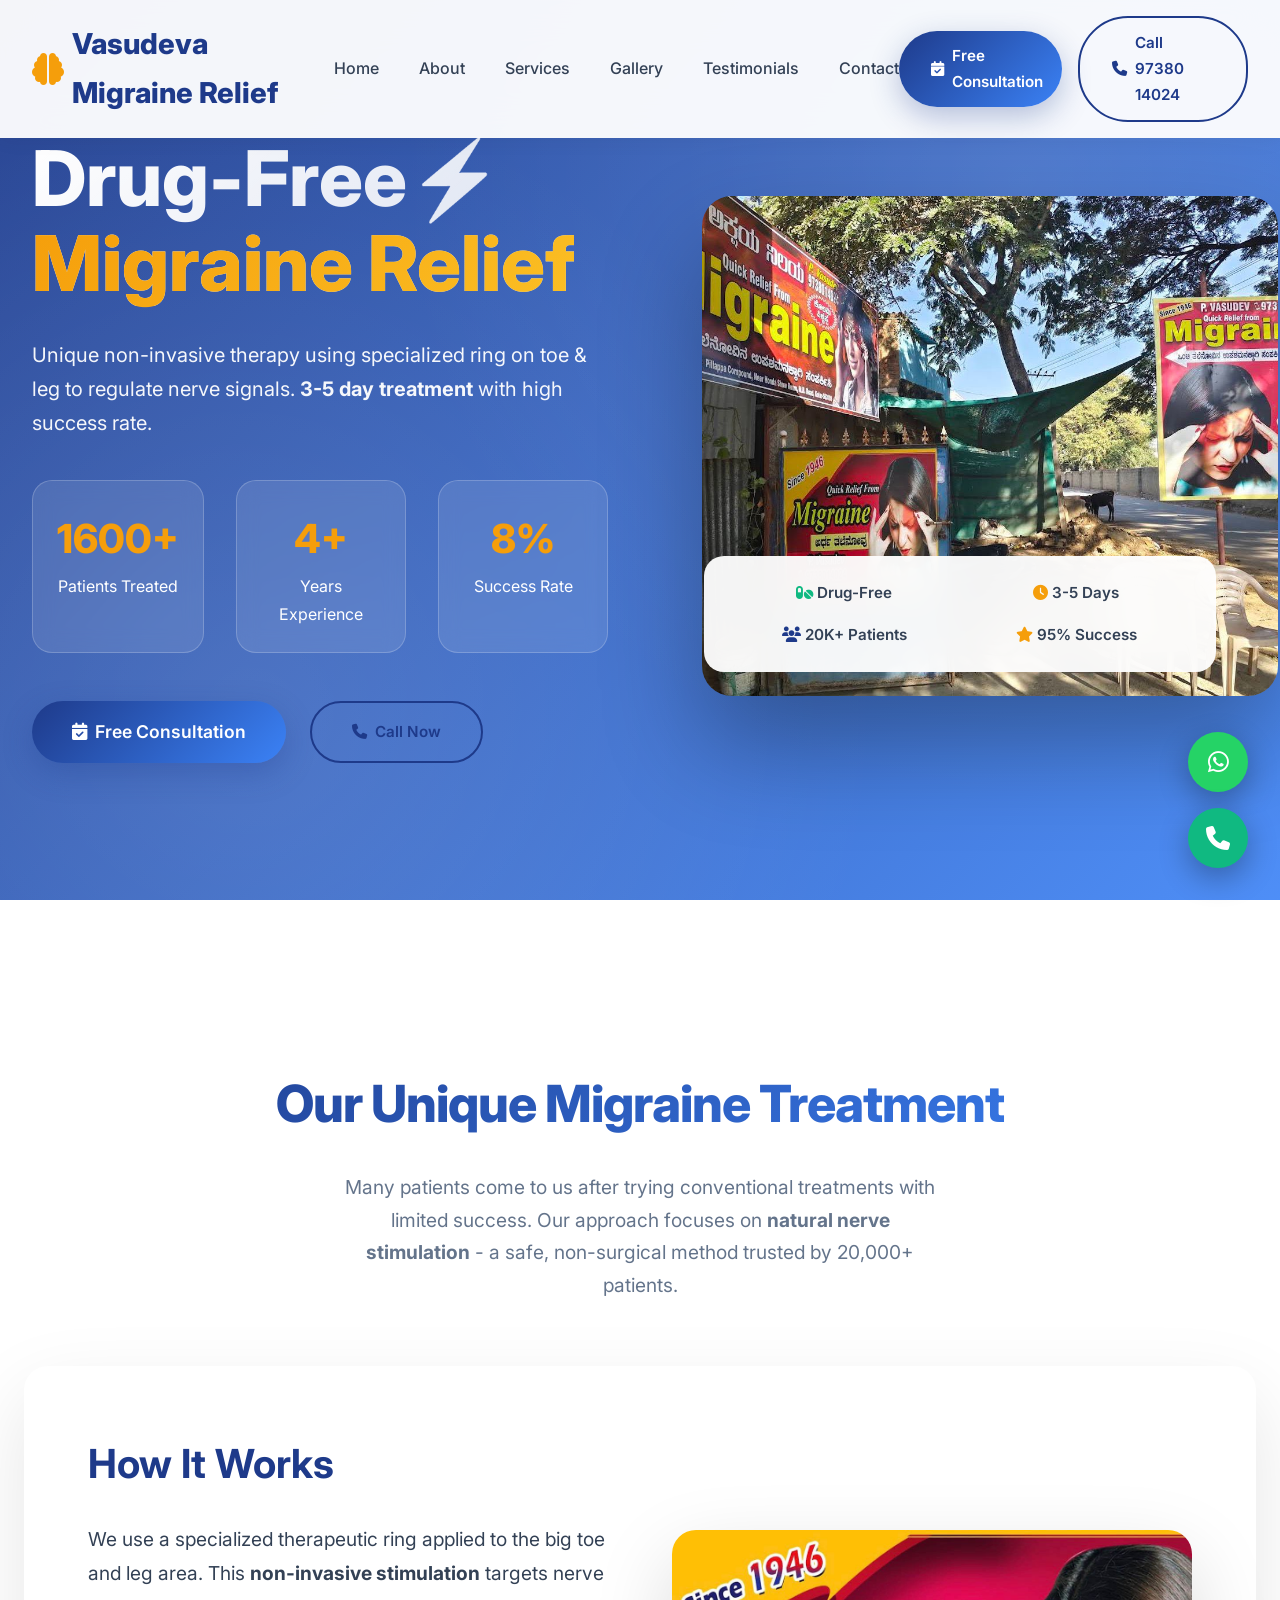
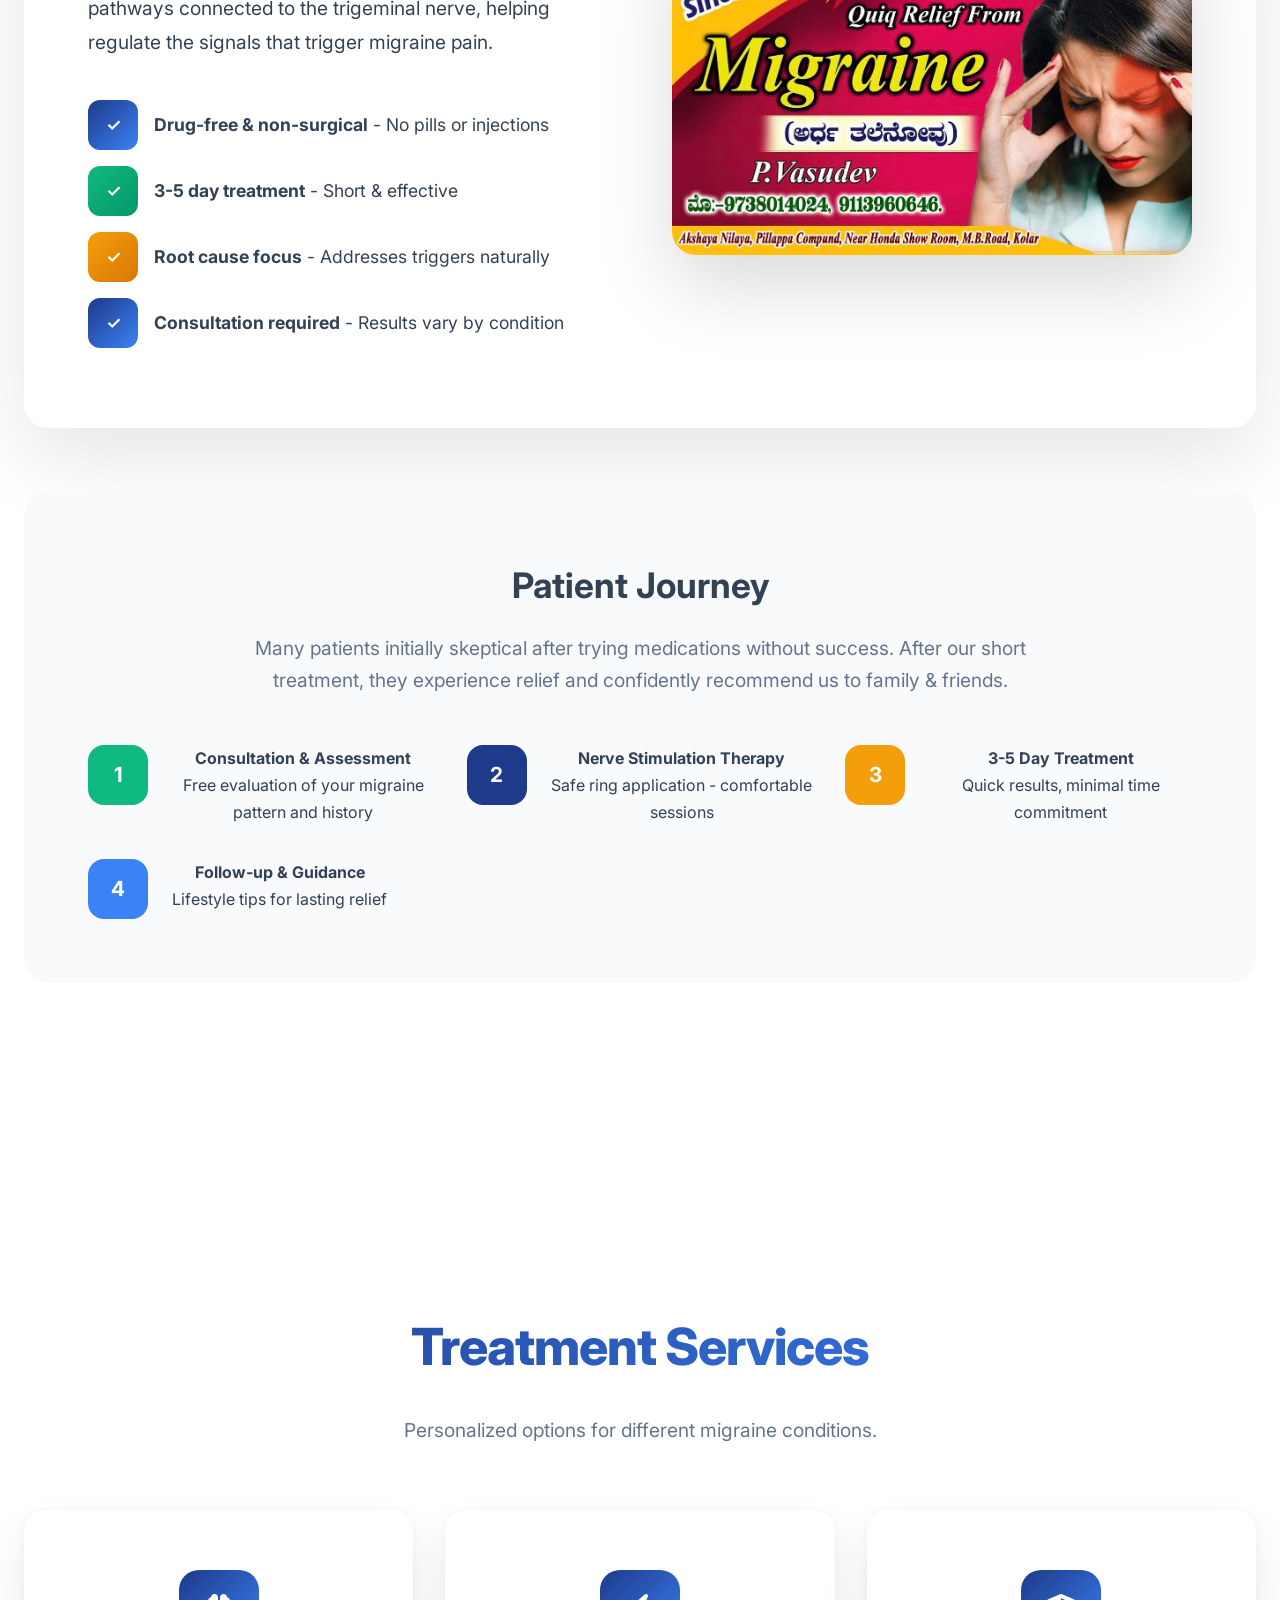
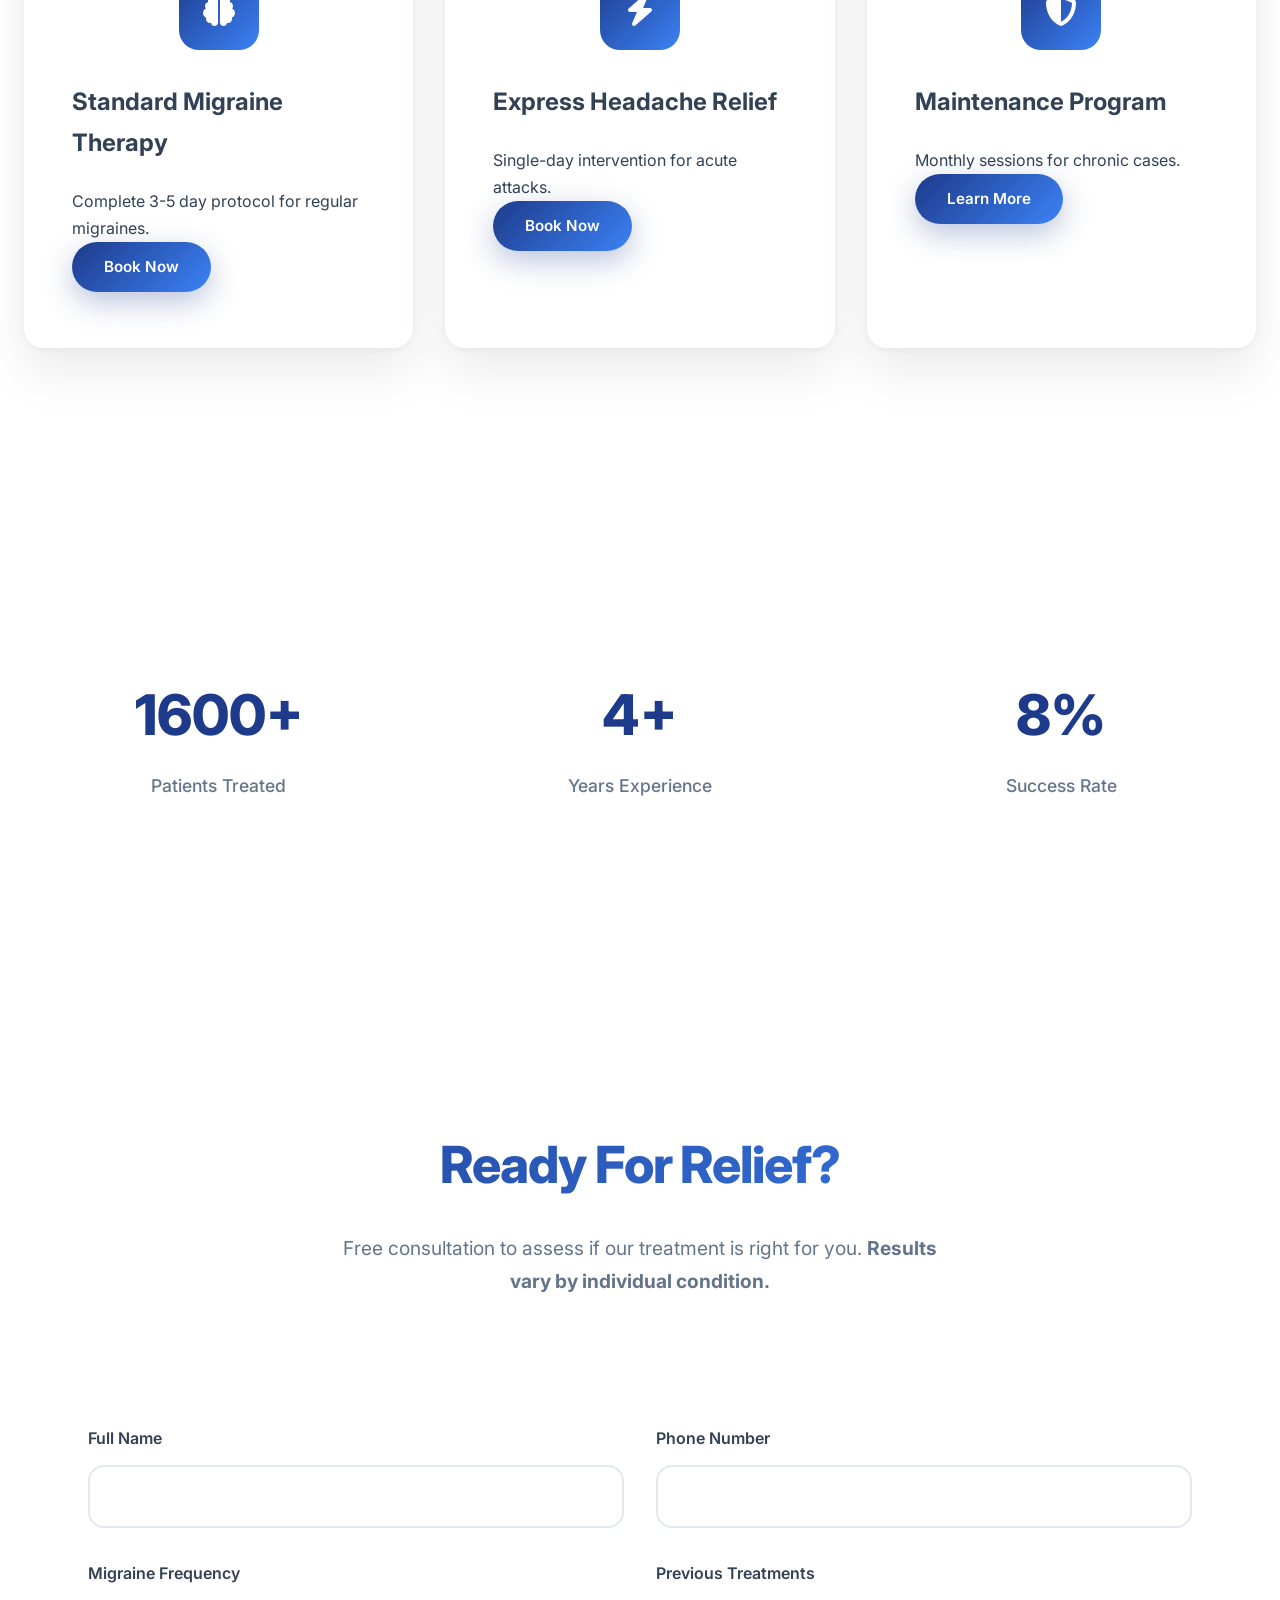
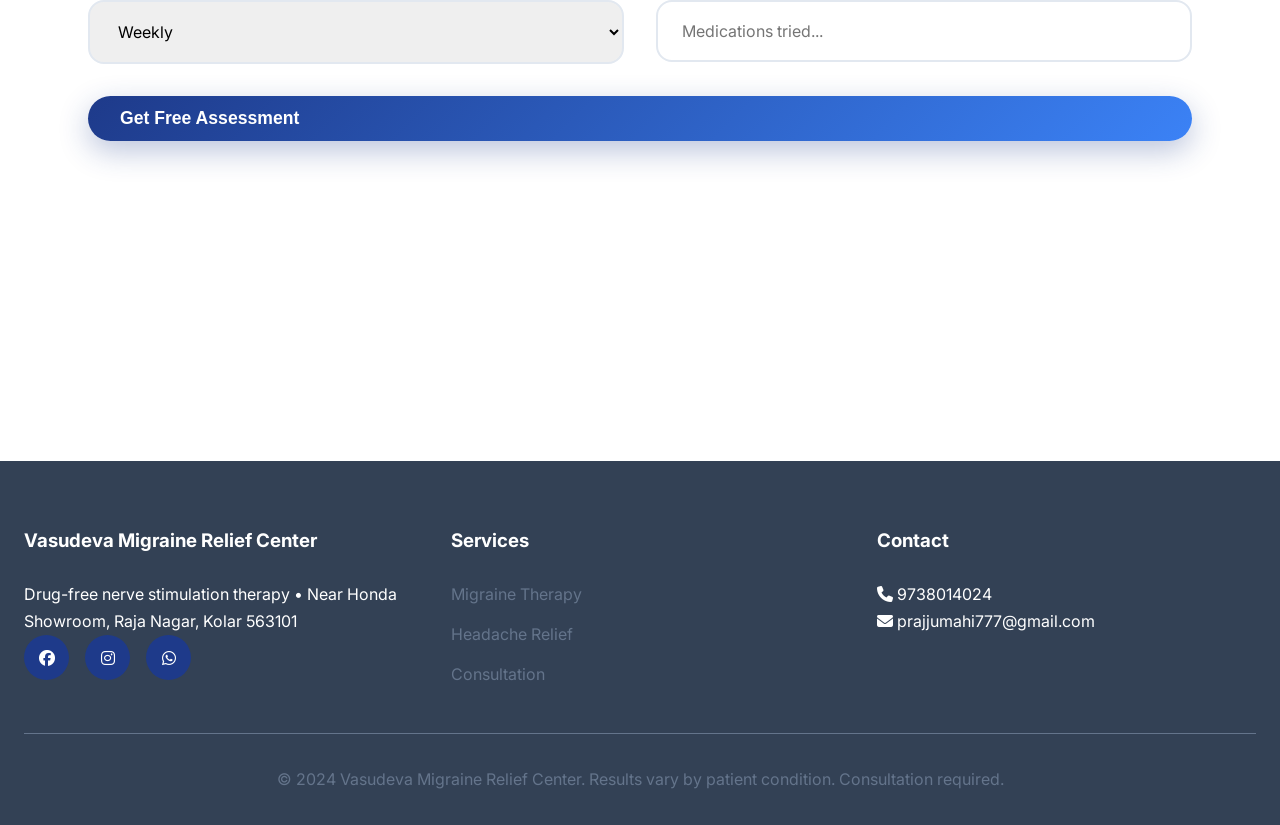
<file: index.html>
<!DOCTYPE html>
<html lang="en">
<head>
    <meta charset="UTF-8">
    <meta name="viewport" content="width=device-width, initial-scale=1.0">
    <title>Best Migraine Treatment in Karnataka | Vasudeva Migraine Relief Center</title>
    <meta name="description" content="Drug-free migraine treatment using unique nerve stimulation therapy. 20,000+ patients treated with 95% success rate. Near Honda Showroom, Kolar.">
    <meta name="keywords" content="migraine treatment Kolar, drug-free migraine therapy, nerve stimulation migraine, Karnataka headache specialist">
    
    <!-- Open Graph -->
    <meta property="og:title" content="Drug-Free Migraine Treatment | Vasudeva Relief Center">
    <meta property="og:description" content="Unique non-invasive therapy - ring applied to toe/leg stimulates nerve pathways for migraine relief. 3-5 day treatment.">
    
    <!-- Schema -->
    <script type="application/ld+json">
    {
        "@context": "https://schema.org",
        "@type": "MedicalClinic",
        "name": "Vasudeva Migraine Relief Center",
        "description": "Drug-free migraine treatment using specialized nerve stimulation therapy. Toe/leg ring application regulates trigeminal nerve signals.",
        "url": "https://vasudevamigraine.com",
        "telephone": "+91-9738014024",
        "address": {
            "@type": "PostalAddress",
            "streetAddress": "Near Honda Showroom, Raja Nagar",
            "addressLocality": "Kolar",
            "addressRegion": "Karnataka",
            "postalCode": "563101"
        }
    }
    </script>

    <link href="https://fonts.googleapis.com/css2?family=Inter:wght@300;400;500;600;700;800&display=swap" rel="stylesheet">
    <link href="https://cdnjs.cloudflare.com/ajax/libs/font-awesome/6.4.0/css/all.min.css" rel="stylesheet">
    <link href="https://cdn.jsdelivr.net/npm/aos@2.3.4/dist/aos.css" rel="stylesheet">
    <link rel="stylesheet" href="css/style.css">
    

</head>
<body>
    <div id="progress"></div>
    
    <div class="loader" style="display: none !important;">
        <div class="loader-content">
            <div class="loader-icon"></div>
            <div style="color: var(--primary-blue); font-weight: 600;">Loading...</div>
        </div>
    </div>

    <header>
        <nav>
            <a href="index.html" class="logo">
                <i class="fas fa-brain"></i>
                Vasudeva Migraine Relief
            </a>
            <ul class="nav-links">
                <li><a href="index.html">Home</a></li>
                <li><a href="about.html">About</a></li>
                <li><a href="services.html">Services</a></li>
                <li><a href="gallery.html">Gallery</a></li>
                <li><a href="testimonials.html">Testimonials</a></li>
                <li><a href="contact.html">Contact</a></li>
            </ul>
            <div class="header-actions">
                <a href="#treatment" class="btn btn-primary"><i class="fas fa-calendar-check"></i> Free Consultation</a>
                <a href="tel:+919738014024" class="btn btn-outline"><i class="fas fa-phone"></i> Call 97380 14024</a>
                <div class="mobile-menu"><i class="fas fa-bars"></i></div>
            </div>
        </nav>
    </header>

    <section class="hero">
        <div class="hero-content">
            <div class="hero-text" data-aos="fade-right">
                <h1 style="font-size: clamp(2.8rem, 6vw, 4.8rem); line-height: 1.1;">Drug-Free⚡<br><span style="background: linear-gradient(135deg, var(--accent-gold), #fbbf24); -webkit-background-clip: text; -webkit-text-fill-color: transparent;">Migraine Relief</span></h1>
                <p class="tagline" style="font-size: 1.25rem; margin-bottom: 2.5rem;">Unique non-invasive therapy using specialized ring on toe & leg to regulate nerve signals. <strong>3-5 day treatment</strong> with high success rate.</p>
                <div class="hero-stats animate-counter" data-aos="fade-up" data-aos-delay="200">
                    <div class="stat-item">
                        <span class="stat-number" data-target="20000" data-suffix="+">0</span>
                        <p>Patients Treated</p>
                    </div>
                    <div class="stat-item">
                        <span class="stat-number" data-target="45" data-suffix="+">0</span>
                        <p>Years Experience</p>
                    </div>
                    <div class="stat-item">
                        <span class="stat-number" data-target="95" data-suffix="%">0</span>
                        <p>Success Rate</p>
                    </div>
                </div>
                <div class="hero-cta">
                    <a href="#treatment" class="btn btn-primary" style="padding: 1rem 2.5rem; font-size: 1.1rem;"><i class="fas fa-calendar-check"></i> Free Consultation</a>
                    <a href="tel:+919738014024" class="btn btn-outline" style="padding: 1rem 2.5rem;"><i class="fas fa-phone"></i> Call Now</a>
                </div>
            </div>
            <div class="hero-image" data-aos="fade-left" data-aos-delay="300">
                <img src="images/gallery1.jpg.jpeg" alt="Migraine nerve stimulation therapy at Vasudeva Relief Center" loading="lazy" 
                     onerror="this.src='images/gallery2.jpg.jpeg'; this.onerror=null;" style="object-fit: cover; height: 500px; width: 100%;">
                <div class="hero-info-card">
                    <div><i class="fas fa-pills" style="color: var(--success-green);"></i> Drug-Free</div>
                    <div><i class="fas fa-clock" style="color: var(--accent-gold);"></i> 3-5 Days</div>
                    <div><i class="fas fa-users" style="color: var(--primary-blue);"></i> 20K+ Patients</div>
                    <div><i class="fas fa-star" style="color: var(--accent-gold);"></i> 95% Success</div>
                </div>
            </div>
        </div>
    </section>

    <section class="section" id="treatment">
        <div class="container">
            <h2 class="section-title" data-aos="fade-up">Our Unique Migraine Treatment</h2>
            <p class="section-subtitle" data-aos="fade-up" data-aos-delay="200">Many patients come to us after trying conventional treatments with limited success. Our approach focuses on <strong>natural nerve stimulation</strong> - a safe, non-surgical method trusted by 20,000+ patients.</p>
            
            <div style="background: white; border-radius: 24px; padding: 4rem; box-shadow: 0 30px 80px rgba(0,0,0,0.1); margin: 4rem 0;" data-aos="fade-up" data-aos-delay="400">
                <div style="display: grid; grid-template-columns: 1fr 1fr; gap: 4rem; align-items: center;">
                    <div>
                        <h3 style="font-size: 2.5rem; color: var(--primary-blue); margin-bottom: 1.5rem; font-weight: 700;">How It Works</h3>
                        <p style="font-size: 1.2rem; line-height: 1.8; color: var(--dark-gray); margin-bottom: 2.5rem;">
                            We use a specialized therapeutic ring applied to the big toe and leg area. This <strong>non-invasive stimulation</strong> targets nerve pathways connected to the trigeminal nerve, helping regulate the signals that trigger migraine pain.
                        </p>
                        <ul style="list-style: none; padding: 0;">
                            <li style="display: flex; align-items: center; gap: 1rem; margin-bottom: 1rem; font-size: 1.1rem;">
                                <div style="width: 50px; height: 50px; background: linear-gradient(135deg, var(--primary-blue), var(--secondary-blue)); border-radius: 12px; display: flex; align-items: center; justify-content: center; color: white; font-weight: 600;">✓</div>
                                <span><strong>Drug-free & non-surgical</strong> - No pills or injections</span>
                            </li>
                            <li style="display: flex; align-items: center; gap: 1rem; margin-bottom: 1rem; font-size: 1.1rem;">
                                <div style="width: 50px; height: 50px; background: linear-gradient(135deg, var(--success-green), #059669); border-radius: 12px; display: flex; align-items: center; justify-content: center; color: white; font-weight: 600;">✓</div>
                                <span><strong>3-5 day treatment</strong> - Short & effective</span>
                            </li>
                            <li style="display: flex; align-items: center; gap: 1rem; margin-bottom: 1rem; font-size: 1.1rem;">
                                <div style="width: 50px; height: 50px; background: linear-gradient(135deg, var(--accent-gold), #d97706); border-radius: 12px; display: flex; align-items: center; justify-content: center; color: white; font-weight: 600;">✓</div>
                                <span><strong>Root cause focus</strong> - Addresses triggers naturally</span>
                            </li>
                            <li style="display: flex; align-items: center; gap: 1rem; margin-bottom: 1rem; font-size: 1.1rem;">
                                <div style="width: 50px; height: 50px; background: linear-gradient(135deg, var(--primary-blue), var(--secondary-blue)); border-radius: 12px; display: flex; align-items: center; justify-content: center; color: white; font-weight: 600;">✓</div>
                                <span><strong>Consultation required</strong> - Results vary by condition</span>
                            </li>
                        </ul>
                    </div>
                    <div data-aos="zoom-in">
                        <img src="images/gallery3.jpg.jpeg" alt="Nerve stimulation therapy ring treatment" style="width: 100%; border-radius: 24px; box-shadow: 0 30px 80px rgba(0,0,0,0.15);" loading="lazy">
                    </div>
                </div>
            </div>
            
            <div style="background: var(--light-gray); padding: 4rem; border-radius: 24px; text-align: center;" data-aos="fade-up">
                <h3 style="font-size: 2.2rem; color: var(--dark-gray); margin-bottom: 1rem;">Patient Journey</h3>
                <p style="font-size: 1.2rem; color: var(--gray); max-width: 800px; margin: 0 auto 3rem;">
                    Many patients initially skeptical after trying medications without success. After our short treatment, they experience relief and confidently recommend us to family & friends.
                </p>
                <div style="display: grid; grid-template-columns: repeat(auto-fit, minmax(280px, 1fr)); gap: 2rem;">
                    <div class="why-item">
                        <div class="why-number" style="background: var(--success-green);">1</div>
                        <div><h4>Consultation & Assessment</h4><p>Free evaluation of your migraine pattern and history</p></div>
                    </div>
                    <div class="why-item">
                        <div class="why-number" style="background: var(--primary-blue);">2</div>
                        <div><h4>Nerve Stimulation Therapy</h4><p>Safe ring application - comfortable sessions</p></div>
                    </div>
                    <div class="why-item">
                        <div class="why-number" style="background: var(--accent-gold);">3</div>
                        <div><h4>3-5 Day Treatment</h4><p>Quick results, minimal time commitment</p></div>
                    </div>
                    <div class="why-item">
                        <div class="why-number" style="background: var(--secondary-blue);">4</div>
                        <div><h4>Follow-up & Guidance</h4><p>Lifestyle tips for lasting relief</p></div>
                    </div>
                </div>
            </div>
        </div>
    </section>

    <section class="section services" id="services-preview">
        <div class="container">
            <h2 class="section-title" data-aos="fade-up">Treatment Services</h2>
            <p class="section-subtitle" data-aos="fade-up" data-aos-delay="200">Personalized options for different migraine conditions.</p>
            <div class="services-grid">
                <div class="service-card" data-aos="fade-up" data-aos-delay="100">
                    <div class="service-icon"><i class="fas fa-brain"></i></div>
                    <h3>Standard Migraine Therapy</h3>
                    <p>Complete 3-5 day protocol for regular migraines.</p>
                    <a href="#appointment" class="btn btn-primary">Book Now</a>
                </div>
                <div class="service-card" data-aos="fade-up" data-aos-delay="200">
                    <div class="service-icon"><i class="fas fa-bolt"></i></div>
                    <h3>Express Headache Relief</h3>
                    <p>Single-day intervention for acute attacks.</p>
                    <a href="#appointment" class="btn btn-primary">Book Now</a>
                </div>
                <div class="service-card" data-aos="fade-up" data-aos-delay="300">
                    <div class="service-icon"><i class="fas fa-shield-alt"></i></div>
                    <h3>Maintenance Program</h3>
                    <p>Monthly sessions for chronic cases.</p>
                    <a href="#appointment" class="btn btn-primary">Learn More</a>
                </div>
            </div>
        </div>
    </section>

    <section class="section" id="stats">
        <div class="container">
            <div class="stats-grid animate-counter">
                <div class="stat-box" data-aos="fade-up">
                    <div class="stat-number" data-target="20000" data-suffix="+">0</div>
                    <div class="stat-label">Patients Treated</div>
                </div>
                <div class="stat-box" data-aos="fade-up" data-aos-delay="200">
                    <div class="stat-number" data-target="45" data-suffix="+">0</div>
                    <div class="stat-label">Years Experience</div>
                </div>
                <div class="stat-box" data-aos="fade-up" data-aos-delay="400">
                    <div class="stat-number" data-target="95" data-suffix="%">0</div>
                    <div class="stat-label">Success Rate</div>
                </div>
            </div>
        </div>
    </section>

    <section class="section" id="appointment">
        <div class="container">
            <h2 class="section-title">Ready For Relief?</h2>
            <p class="section-subtitle">Free consultation to assess if our treatment is right for you. <strong>Results vary by individual condition.</strong></p>
            <form class="appointment-form">
                <div class="form-row">
                    <div class="form-group">
                        <label>Full Name</label>
                        <input type="text" required>
                    </div>
                    <div class="form-group">
                        <label>Phone Number</label>
                        <input type="tel" required>
                    </div>
                </div>
                <div class="form-row">
                    <div class="form-group">
                        <label>Migraine Frequency</label>
                        <select>
                            <option>Weekly</option>
                            <option>Daily</option>
                            <option>Monthly</option>
                        </select>
                    </div>
                    <div class="form-group">
                        <label>Previous Treatments</label>
                        <input type="text" placeholder="Medications tried...">
                    </div>
                </div>
                <button type="submit" class="btn btn-primary" style="width: 100%; font-size: 1.1rem;">Get Free Assessment</button>
            </form>
        </div>
    </section>

    <div class="floating-buttons">
        <a href="https://wa.me/919738014024?text=Hi, interested in your toe ring migraine treatment" class="floating-btn btn-whatsapp" target="_blank" title="WhatsApp">
            <i class="fab fa-whatsapp"></i>
        </a>
        <a href="tel:+919738014024" class="floating-btn btn-call" title="Call">
            <i class="fas fa-phone"></i>
        </a>
    </div>

    <footer>
        <div class="container">
            <div class="footer-content">
                <div class="footer-section">
                    <h3>Vasudeva Migraine Relief Center</h3>
                    <p>Drug-free nerve stimulation therapy • Near Honda Showroom, Raja Nagar, Kolar 563101</p>
                    <div class="social-links">
                        <a href="#"><i class="fab fa-facebook"></i></a>
                        <a href="#"><i class="fab fa-instagram"></i></a>
                        <a href="#"><i class="fab fa-whatsapp"></i></a>
                    </div>
                </div>
                <div class="footer-section">
                    <h3>Services</h3>
                    <a href="services.html">Migraine Therapy</a>
                    <a href="services.html">Headache Relief</a>
                    <a href="services.html">Consultation</a>
                </div>
                <div class="footer-section">
                    <h3>Contact</h3>
                    <p><i class="fas fa-phone"></i> 9738014024</p>
                    <p><i class="fas fa-envelope"></i> prajjumahi777@gmail.com</p>
                </div>
            </div>
            <div class="footer-bottom">
                <p>© 2024 Vasudeva Migraine Relief Center. Results vary by patient condition. Consultation required.</p>
            </div>
        </div>
    </footer>

    <script src="https://cdn.jsdelivr.net/npm/aos@2.3.4/dist/aos.js"></script>
    <script src="js/script.js"></script>
    <script>
        AOS.init({duration: 1000, once: true});
    </script>
</body>
</html>
</file>
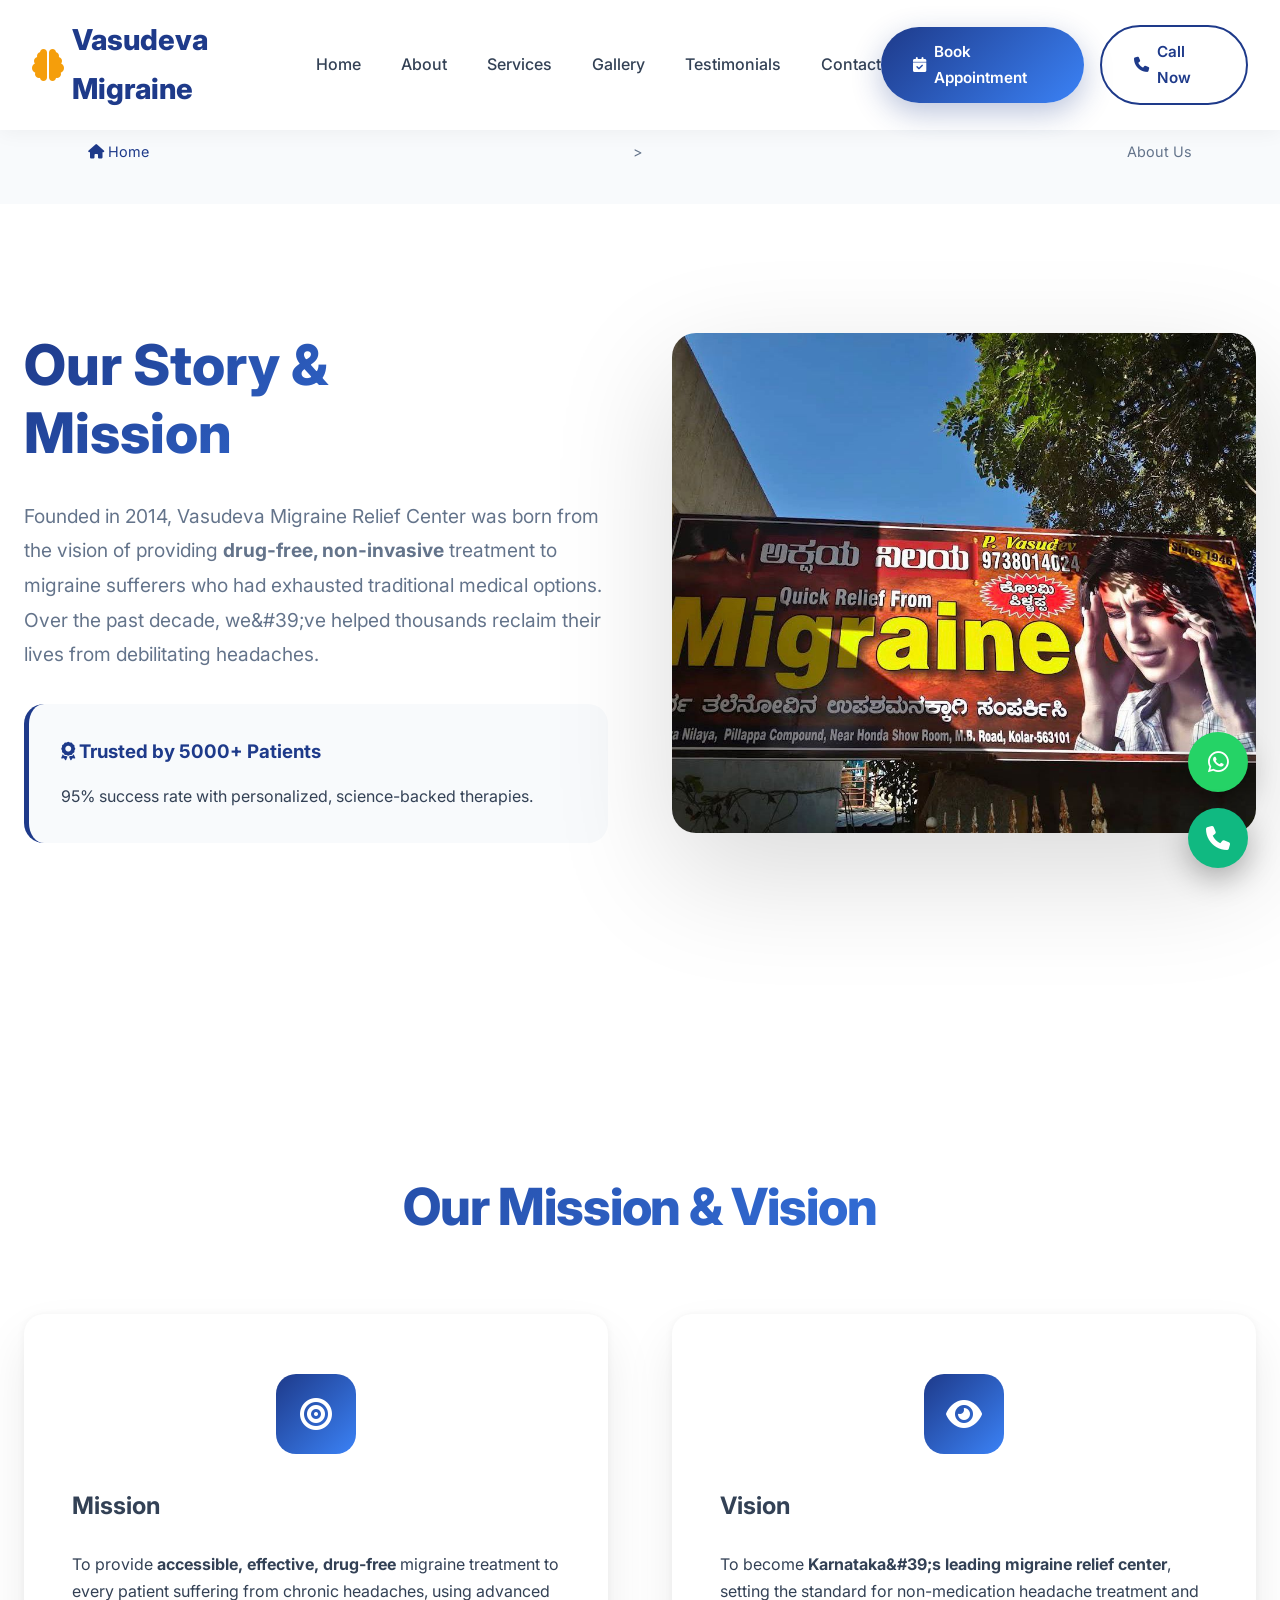
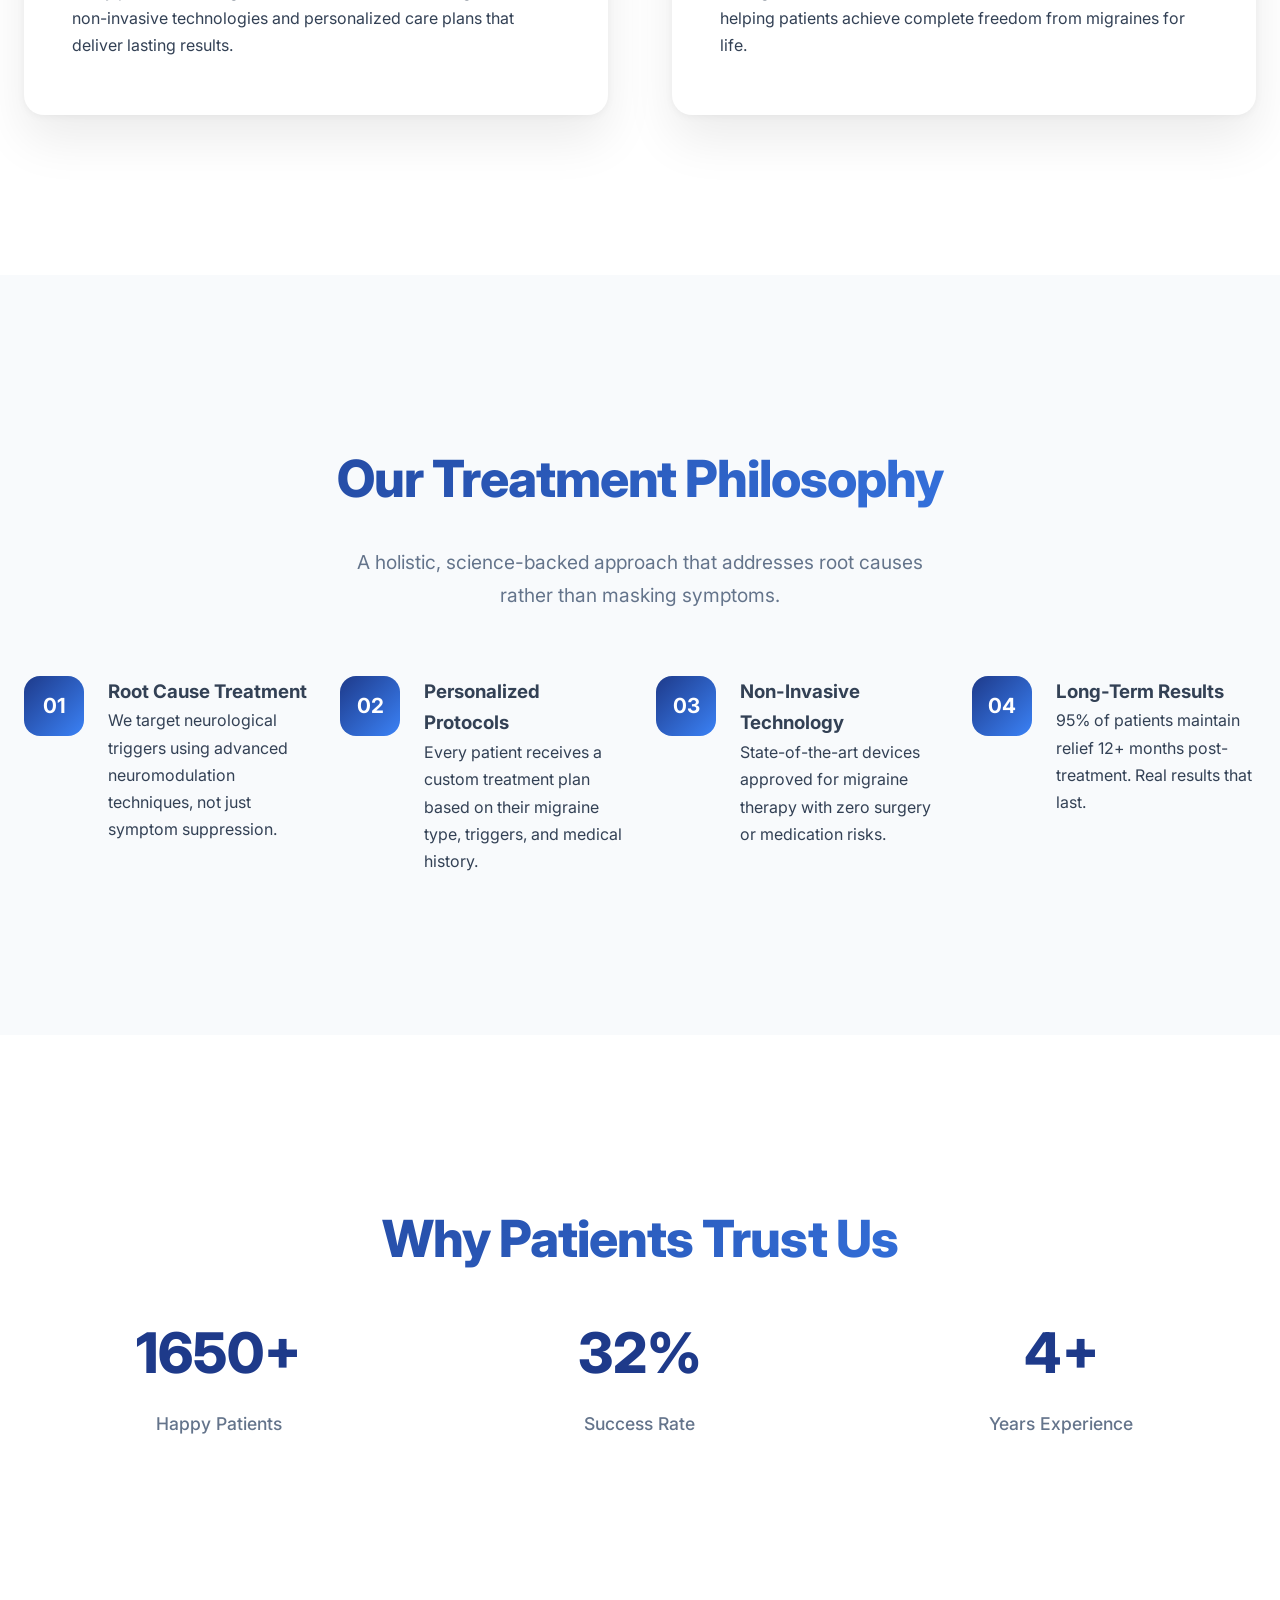
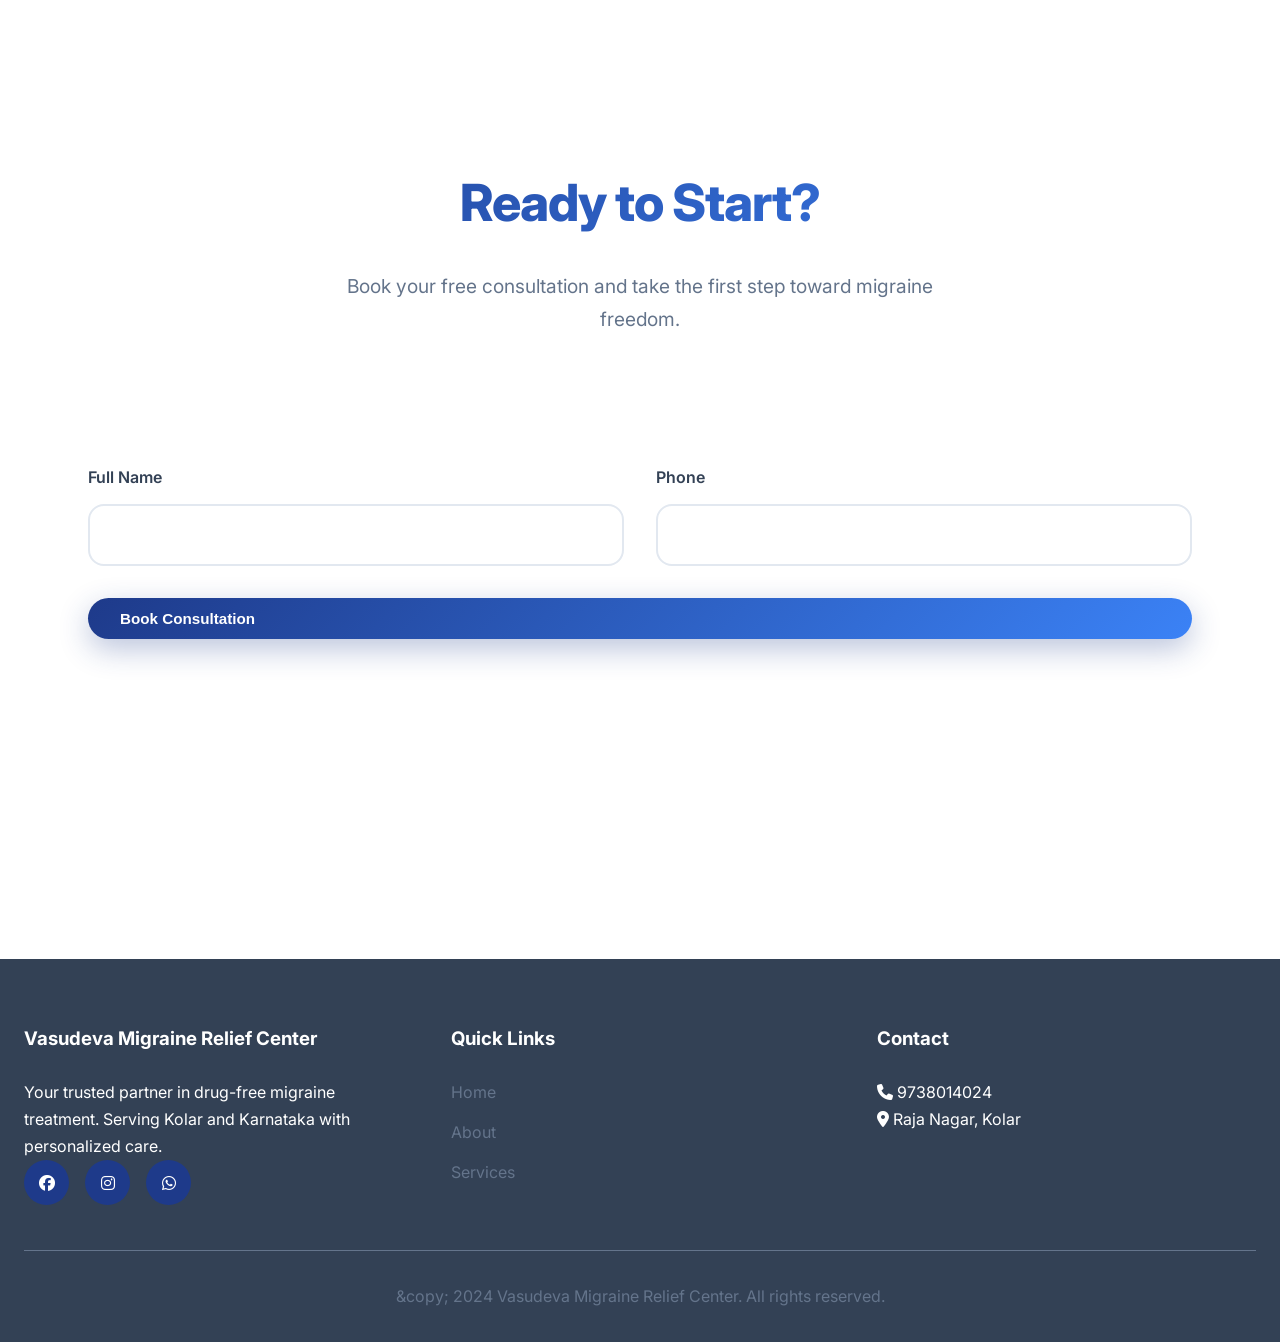
<file: about.html>
<!DOCTYPE html>
<html lang="en">
<head>
    <meta charset="UTF-8">
    <meta name="viewport" content="width=device-width, initial-scale=1.0">
    <title>About Vasudeva Migraine Relief Center | Best Migraine Treatment Kolar Karnataka</title>
    <meta name="description" content="Learn about Vasudeva Migraine Relief Center's mission, vision, and drug-free treatment philosophy. 10+ years helping migraine patients in Kolar, Karnataka.">
    <meta name="keywords" content="about vasudeva migraine, migraine clinic Kolar, drug-free treatment philosophy, migraine specialist Karnataka">
    
    <meta property="og:title" content="About Us - Vasudeva Migraine Relief Center">
    <meta property="og:description" content="Discover our story, mission, and proven approach to migraine relief.">
    
    <link href="https://fonts.googleapis.com/css2?family=Inter:wght@300;400;500;600;700;800&amp;display=swap" rel="stylesheet">
    <link href="https://cdnjs.cloudflare.com/ajax/libs/font-awesome/6.4.0/css/all.min.css" rel="stylesheet">
    <link href="https://cdn.jsdelivr.net/npm/aos@2.3.4/dist/aos.css" rel="stylesheet">
    <link rel="stylesheet" href="css/style.css">

</head>
<body>
    <div id="progress"></div>
    
    <div class="loader">
        <div class="loader-content">
            <div class="loader-icon"></div>
            <div style="color: var(--primary-blue); font-weight: 600;">Loading...</div>
        </div>
    </div>

    <header>
        <nav>
            <a href="index.html" class="logo">
                <i class="fas fa-brain"></i>
                Vasudeva Migraine
            </a>
            <ul class="nav-links">
                <li><a href="index.html">Home</a></li>
                <li><a href="about.html" class="active">About</a></li>
                <li><a href="services.html">Services</a></li>
                <li><a href="gallery.html">Gallery</a></li>
                <li><a href="testimonials.html">Testimonials</a></li>
                <li><a href="contact.html">Contact</a></li>
            </ul>
            <div class="header-actions">
                <a href="#appointment" class="btn btn-primary"><i class="fas fa-calendar-check"></i> Book Appointment</a>
                <a href="tel:+919738014024" class="btn btn-outline"><i class="fas fa-phone"></i> Call Now</a>
                <div class="mobile-menu"><i class="fas fa-bars"></i></div>
            </div>
        </nav>
    </header>

    <div class="breadcrumb">
        <div class="container">
            <nav class="breadcrumb-nav" aria-label="breadcrumb">
                <a href="index.html"><i class="fas fa-home"></i> Home</a>
                <span>></span>
                <span>About Us</span>
            </nav>
        </div>
    </div>

    <section class="section" style="padding-top: 8rem; background: linear-gradient(135deg, var(--light-gray) 0%, white 100%;">
        <div class="container">
            <div style="display: grid; grid-template-columns: 1fr 1fr; gap: 4rem; align-items: center;">
                <div data-aos="fade-right">
                    <h1 style="font-size: 3.5rem; font-weight: 800; line-height: 1.2; margin-bottom: 2rem; background: linear-gradient(135deg, var(--primary-blue), var(--secondary-blue)); -webkit-background-clip: text; -webkit-text-fill-color: transparent;">
                        Our Story &amp; <br><span style="color: var(--accent-gold);">Mission</span>
                    </h1>
                    <p style="font-size: 1.2rem; line-height: 1.8; color: var(--gray); margin-bottom: 2rem;">
                        Founded in 2014, Vasudeva Migraine Relief Center was born from the vision of providing <strong>drug-free, non-invasive</strong> treatment to migraine sufferers who had exhausted traditional medical options. 
                        Over the past decade, we&amp;#39;ve helped thousands reclaim their lives from debilitating headaches.
                    </p>
                    <div style="background: var(--light-gray); padding: 2rem; border-radius: 20px; border-left: 5px solid var(--primary-blue);">
                        <h3 style="color: var(--primary-blue); margin-bottom: 1rem;"><i class="fas fa-award"></i> Trusted by 5000+ Patients</h3>
                        <p>95% success rate with personalized, science-backed therapies.</p>
                    </div>
                </div>
                <div data-aos="fade-left">
                    <img src="images/gallery4.jpg.jpeg" alt="Clinic team and treatment room at Vasudeva Migraine Relief Center" style="width: 100%; height: 500px; object-fit: cover; border-radius: 24px; box-shadow: 0 40px 120px rgba(0,0,0,0.15); transition: all 0.4s ease;" loading="lazy">
                </div>
            </div>
        </div>
    </section>

    <section class="section">
        <div class="container">
            <h2 class="section-title" data-aos="fade-up">Our Mission &amp; Vision</h2>
            <div style="display: grid; grid-template-columns: 1fr 1fr; gap: 4rem; margin-top: 4rem;">
                <div class="service-card" data-aos="fade-up" data-aos-delay="100">
                    <div class="service-icon"><i class="fas fa-bullseye"></i></div>
                    <h3>Mission</h3>
                    <p>To provide <strong>accessible, effective, drug-free</strong> migraine treatment to every patient suffering from chronic headaches, using advanced non-invasive technologies and personalized care plans that deliver lasting results.</p>
                </div>
                <div class="service-card" data-aos="fade-up" data-aos-delay="200">
                    <div class="service-icon"><i class="fas fa-eye"></i></div>
                    <h3>Vision</h3>
                    <p>To become <strong>Karnataka&amp;#39;s leading migraine relief center</strong>, setting the standard for non-medication headache treatment and helping patients achieve complete freedom from migraines for life.</p>
                </div>
            </div>
        </div>
    </section>

    <section class="section" style="background: var(--light-gray);">
        <div class="container">
            <h2 class="section-title" data-aos="fade-up">Our Treatment Philosophy</h2>
            <p class="section-subtitle" data-aos="fade-up" data-aos-delay="200">A holistic, science-backed approach that addresses root causes rather than masking symptoms.</p>
            <div class="why-choose-grid">
                <div class="why-item" data-aos="fade-up" data-aos-delay="100">
                    <div class="why-number">01</div>
                    <div>
                        <h3>Root Cause Treatment</h3>
                        <p>We target neurological triggers using advanced neuromodulation techniques, not just symptom suppression.</p>
                    </div>
                </div>
                <div class="why-item" data-aos="fade-up" data-aos-delay="200">
                    <div class="why-number">02</div>
                    <div>
                        <h3>Personalized Protocols</h3>
                        <p>Every patient receives a custom treatment plan based on their migraine type, triggers, and medical history.</p>
                    </div>
                </div>
                <div class="why-item" data-aos="fade-up" data-aos-delay="300">
                    <div class="why-number">03</div>
                    <div>
                        <h3>Non-Invasive Technology</h3>
                        <p>State-of-the-art devices approved for migraine therapy with zero surgery or medication risks.</p>
                    </div>
                </div>
                <div class="why-item" data-aos="fade-up" data-aos-delay="400">
                    <div class="why-number">04</div>
                    <div>
                        <h3>Long-Term Results</h3>
                        <p>95% of patients maintain relief 12+ months post-treatment. Real results that last.</p>
                    </div>
                </div>
            </div>
        </div>
    </section>

    <section class="section">
        <div class="container">
            <h2 class="section-title" data-aos="fade-up">Why Patients Trust Us</h2>
            <div class="stats-grid animate-counter" data-aos="fade-up">
                <div class="stat-box">
                    <div class="stat-number" data-target="5000" data-suffix="+">0</div>
                    <div class="stat-label">Happy Patients</div>
                </div>
                <div class="stat-box">
                    <div class="stat-number" data-target="95" data-suffix="%">0</div>
                    <div class="stat-label">Success Rate</div>
                </div>
                <div class="stat-box">
                    <div class="stat-number" data-target="10" data-suffix="+">0</div>
                    <div class="stat-label">Years Experience</div>
                </div>
            </div>
        </div>
    </section>

    <section class="section" id="appointment">
        <div class="container">
            <h2 class="section-title" data-aos="fade-up">Ready to Start?</h2>
            <p class="section-subtitle" data-aos="fade-up" data-aos-delay="200">Book your free consultation and take the first step toward migraine freedom.</p>
            <form class="appointment-form" data-aos="fade-up">
                <div class="form-row">
                    <div class="form-group">
                        <label>Full Name</label>
                        <input type="text" required>
                    </div>
                    <div class="form-group">
                        <label>Phone</label>
                        <input type="tel" required>
                    </div>
                </div>
                <button type="submit" class="btn btn-primary" style="width: 100%;">Book Consultation</button>
            </form>
        </div>
    </section>

    <!-- Floating Buttons -->
    <div class="floating-buttons">
        <a href="https://wa.me/919738014024?text=Hi%2C I want to book an appointment after reading about your center." class="floating-btn btn-whatsapp" target="_blank"><i class="fab fa-whatsapp"></i></a>
        <a href="tel:+919738014024" class="floating-btn btn-call"><i class="fas fa-phone"></i></a>
    </div>

    <footer>
        <div class="container">
            <div class="footer-content">
                <div class="footer-section">
                    <h3>Vasudeva Migraine Relief Center</h3>
                    <p>Your trusted partner in drug-free migraine treatment. Serving Kolar and Karnataka with personalized care.</p>
                    <div class="social-links">
                        <a href="#"><i class="fab fa-facebook"></i></a>
                        <a href="#"><i class="fab fa-instagram"></i></a>
                        <a href="#"><i class="fab fa-whatsapp"></i></a>
                    </div>
                </div>
                <div class="footer-section">
                    <h3>Quick Links</h3>
                    <a href="index.html">Home</a>
                    <a href="about.html">About</a>
                    <a href="services.html">Services</a>
                </div>
                <div class="footer-section">
                    <h3>Contact</h3>
                    <p><i class="fas fa-phone"></i> 9738014024</p>
                    <p><i class="fas fa-map-marker-alt"></i> Raja Nagar, Kolar</p>
                </div>
            </div>
            <div class="footer-bottom">
                <p>&amp;copy; 2024 Vasudeva Migraine Relief Center. All rights reserved.</p>
            </div>
        </div>
    </footer>

    <script src="https://cdn.jsdelivr.net/npm/aos@2.3.4/dist/aos.js"></script>
    <script src="js/script.js"></script>
    <script>
        AOS.init({ duration: 1000, once: true });
    </script>
</body>
</html>
</file>
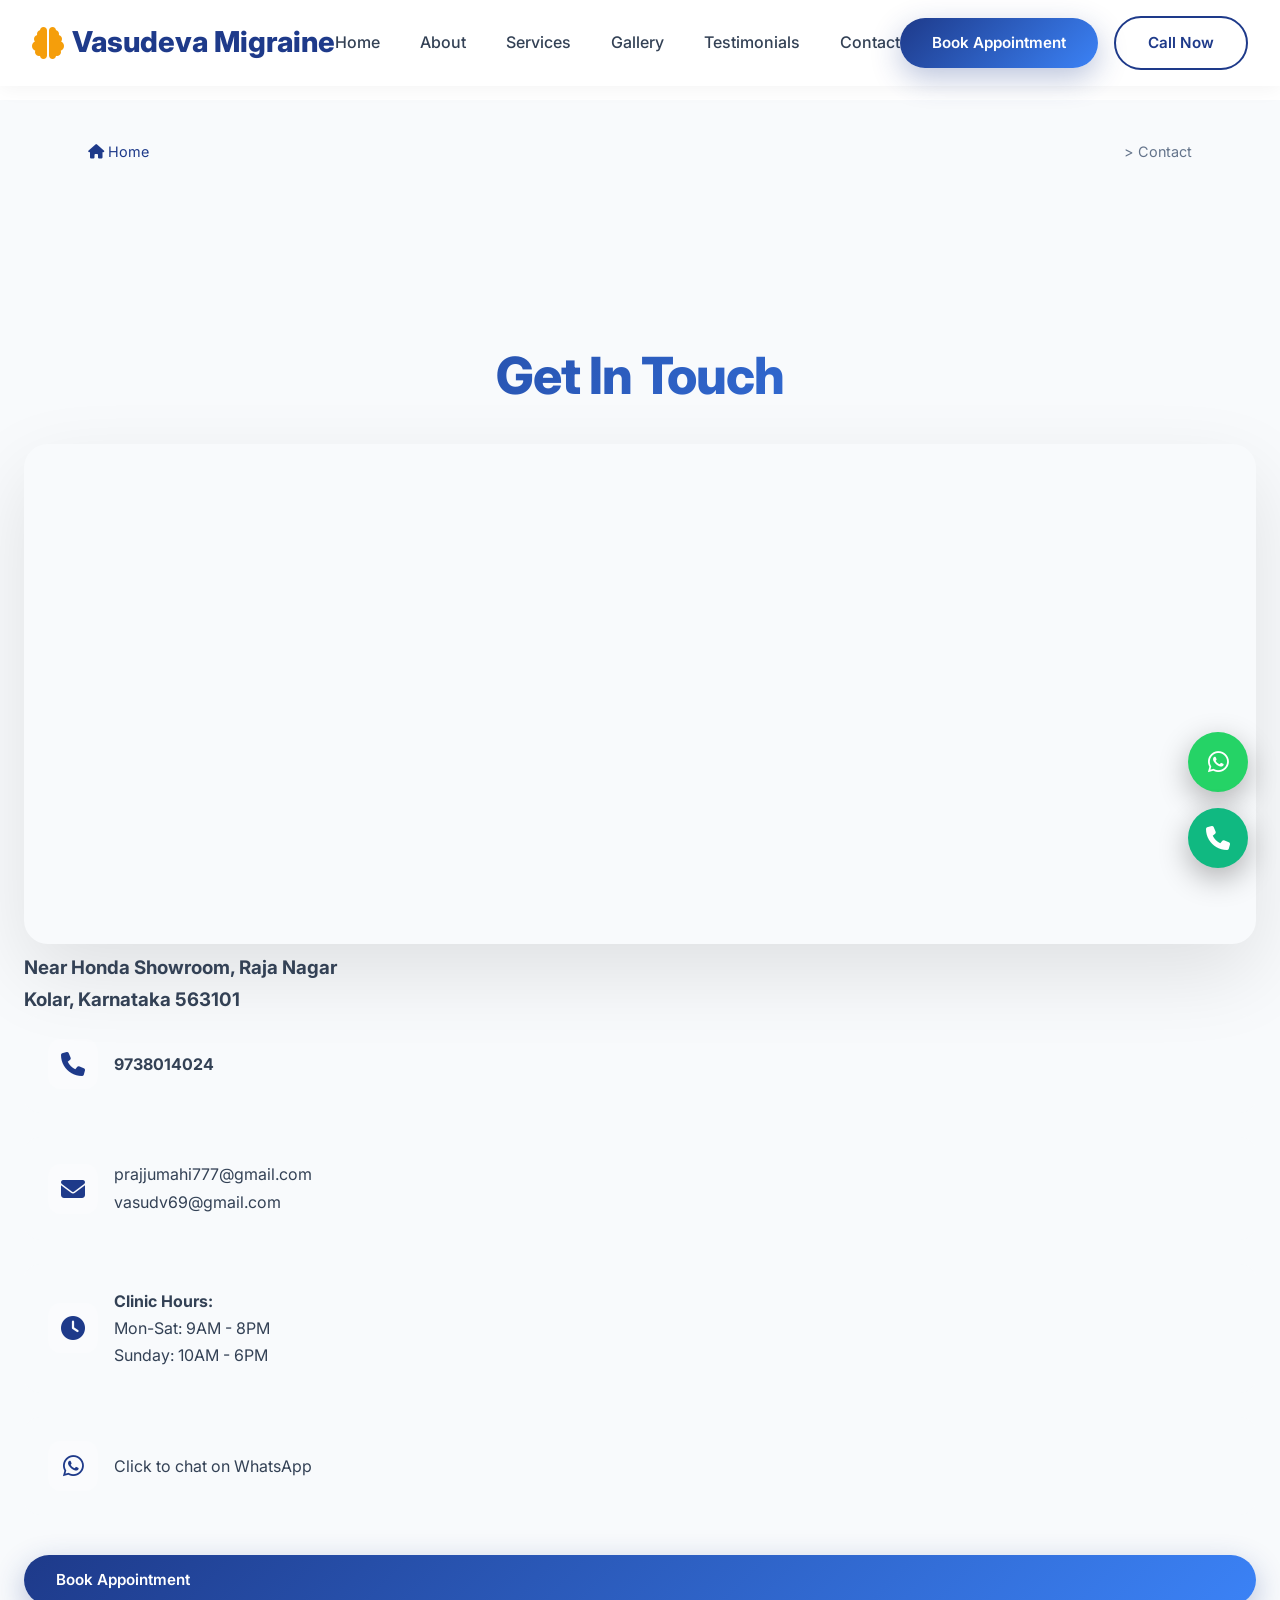
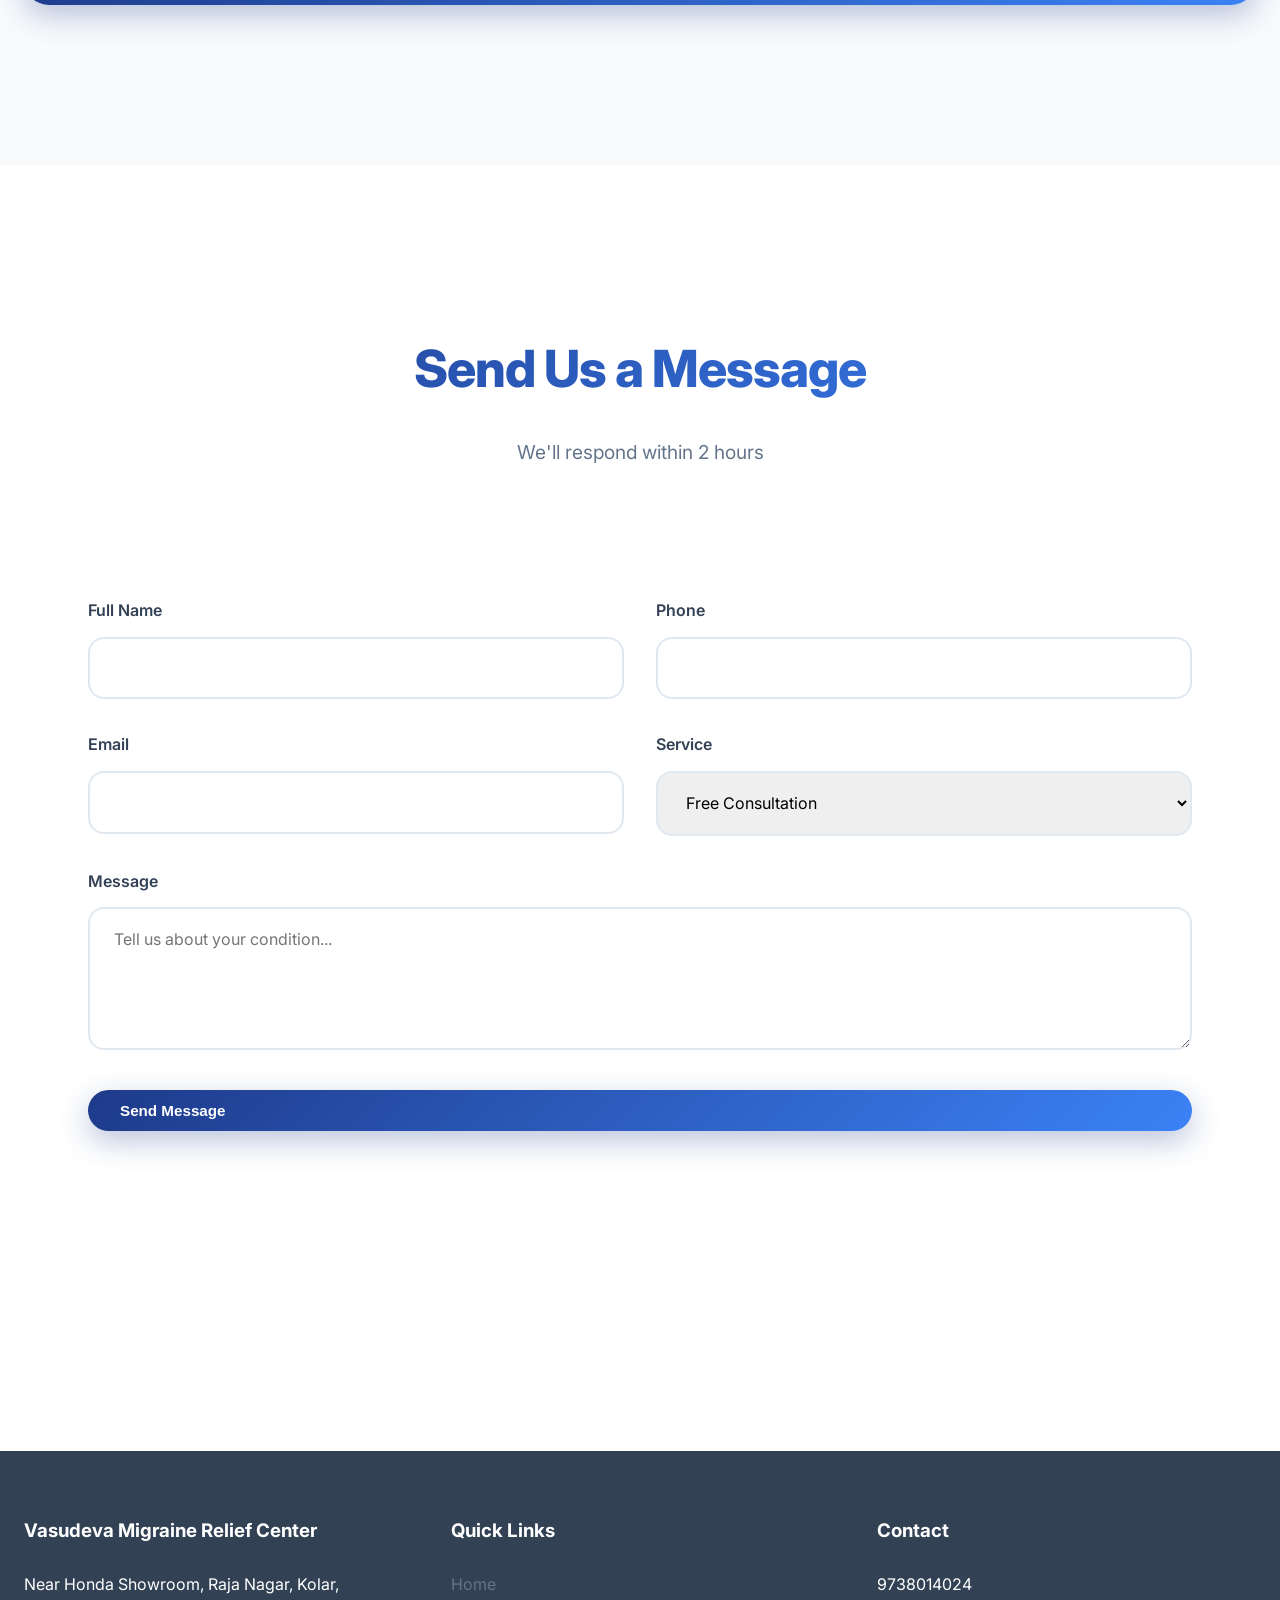
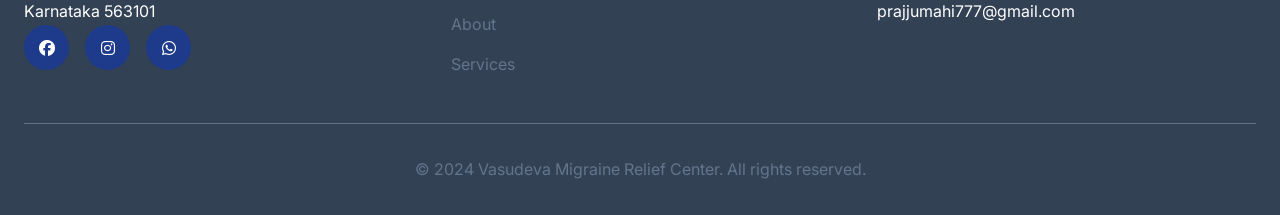
<file: contact.html>
<!DOCTYPE html>
<html lang="en">
<head>
    <meta charset="UTF-8">
    <meta name="viewport" content="width=device-width, initial-scale=1.0">
    <title>Contact Vasudeva Migraine Relief Center | Kolar Karnataka 563101</title>
    <meta name="description" content="Contact Vasudeva Migraine Relief Center - Near Honda Showroom, Raja Nagar, Kolar, Karnataka 563101. Phone: 9738014024 | Book appointment online.">
    <link href="https://fonts.googleapis.com/css2?family=Inter:wght@300;400;500;600;700;800&display=swap" rel="stylesheet">
    <link href="https://cdnjs.cloudflare.com/ajax/libs/font-awesome/6.4.0/css/all.min.css" rel="stylesheet">
    <link href="https://cdn.jsdelivr.net/npm/aos@2.3.4/dist/aos.css" rel="stylesheet">
    <link rel="stylesheet" href="css/style.css">
    

</head>
<body>
    <div id="progress"></div>
    <div class="loader"><div class="loader-content"><div class="loader-icon"></div><div style="color: var(--primary-blue); font-weight: 600;">Loading...</div></div></div>

    <header>
        <nav>
            <a href="index.html" class="logo"><i class="fas fa-brain"></i> Vasudeva Migraine</a>
            <ul class="nav-links">
                <li><a href="index.html">Home</a></li>
                <li><a href="about.html">About</a></li>
                <li><a href="services.html">Services</a></li>
                <li><a href="gallery.html">Gallery</a></li>
                <li><a href="testimonials.html">Testimonials</a></li>
                <li><a href="contact.html" class="active">Contact</a></li>
            </ul>
            <div class="header-actions">
                <a href="#contact-form" class="btn btn-primary">Book Appointment</a>
                <a href="tel:+919738014024" class="btn btn-outline">Call Now</a>
                <div class="mobile-menu"><i class="fas fa-bars"></i></div>
            </div>
        </nav>
    </header>

    <div class="breadcrumb">
        <div class="container">
            <nav class="breadcrumb-nav">
                <a href="index.html"><i class="fas fa-home"></i> Home</a> > Contact
            </nav>
        </div>
    </div>

    <section class="section location-section" style="padding-top: 8rem; background: var(--light-gray);">
        <div class="container">
            <h1 class="section-title" data-aos="fade-up">Get In <span style="color: var(--accent-gold);">Touch</span></h1>
            <div class="location-content" data-aos="fade-up">
                <div>
                    <iframe 
                        src="https://www.google.com/maps/embed?pb=!1m18!1m12!1m3!1d3885.3354104229234!2d78.1300775!3d13.141230599999998!2m3!1f0!2f0!3f0!3m2!1i1024!2i768!4f13.1!3m3!1m2!1s0x3badf12ad380830b%3A0xfbdc3b283d774f93!2sVasudev%20Migraine%20Relief%20Center!5e0!3m2!1sen!2sin!4v1774251023881!5m2!1sen!2sin" 
                        id="map" 
                        allowfullscreen="" 
                        loading="lazy" 
                        referrerpolicy="no-referrer-when-downgrade">
                    </iframe>
                </div>
                <div class="location-info">
                    <h3>Near Honda Showroom, Raja Nagar<br>Kolar, Karnataka 563101</h3>
                    <div class="contact-item">
                        <i class="fas fa-phone"></i>
                        <div><strong>9738014024</strong></div>
                    </div>
                    <div class="contact-item">
                        <i class="fas fa-envelope"></i>
                        <div>prajjumahi777@gmail.com<br>vasudv69@gmail.com</div>
                    </div>
                    <div class="contact-item">
                        <i class="fas fa-clock"></i>
                        <div>
                            <strong>Clinic Hours:</strong><br>
                            Mon-Sat: 9AM - 8PM<br>
                            Sunday: 10AM - 6PM
                        </div>
                    </div>
                    <div class="contact-item">
                        <i class="fab fa-whatsapp"></i>
                        <div>Click to chat on WhatsApp</div>
                    </div>
                    <a href="#contact-form" class="btn btn-primary" style="width: 100%; margin-top: 1rem;">Book Appointment</a>
                </div>
            </div>
        </div>
    </section>

    <section class="section" id="contact-form">
        <div class="container">
            <h2 class="section-title" data-aos="fade-up">Send Us a Message</h2>
            <p class="section-subtitle" data-aos="fade-up" data-aos-delay="200">We'll respond within 2 hours</p>
            <form class="contact-form" data-aos="fade-up" data-aos-delay="400">
                <div class="form-row">
                    <div class="form-group">
                        <label for="c-name">Full Name</label>
                        <input type="text" id="c-name" required>
                    </div>
                    <div class="form-group">
                        <label for="c-phone">Phone</label>
                        <input type="tel" id="c-phone" required>
                    </div>
                </div>
                <div class="form-row">
                    <div class="form-group">
                        <label for="c-email">Email</label>
                        <input type="email" id="c-email">
                    </div>
                    <div class="form-group">
                        <label for="c-service">Service</label>
                        <select id="c-service">
                            <option>Free Consultation</option>
                            <option>Migraine Treatment</option>
                            <option>Severe Headache</option>
                        </select>
                    </div>
                </div>
                <div class="form-group">
                    <label for="c-message">Message</label>
                    <textarea id="c-message" rows="5" placeholder="Tell us about your condition..."></textarea>
                </div>
                <button type="submit" class="btn btn-primary" style="width: 100%;">Send Message</button>
            </form>
        </div>
    </section>

    <div class="floating-buttons">
        <a href="https://wa.me/919738014024?text=Hi, I'd like to book an appointment at Vasudeva Migraine Relief Center" class="floating-btn btn-whatsapp" target="_blank"><i class="fab fa-whatsapp"></i></a>
        <a href="tel:+919738014024" class="floating-btn btn-call"><i class="fas fa-phone"></i></a>
    </div>

    <footer>
        <div class="container">
            <div class="footer-content">
                <div class="footer-section">
                    <h3>Vasudeva Migraine Relief Center</h3>
                    <p>Near Honda Showroom, Raja Nagar, Kolar, Karnataka 563101</p>
                    <div class="social-links">
                        <a href="#"><i class="fab fa-facebook"></i></a>
                        <a href="#"><i class="fab fa-instagram"></i></a>
                        <a href="#"><i class="fab fa-whatsapp"></i></a>
                    </div>
                </div>
                <div class="footer-section">
                    <h3>Quick Links</h3>
                    <a href="index.html">Home</a>
                    <a href="about.html">About</a>
                    <a href="services.html">Services</a>
                </div>
                <div class="footer-section">
                    <h3>Contact</h3>
                    <p>9738014024</p>
                    <p>prajjumahi777@gmail.com</p>
                </div>
            </div>
            <div class="footer-bottom">
                <p>&copy; 2024 Vasudeva Migraine Relief Center. All rights reserved.</p>
            </div>
        </div>
    </footer>

    <script src="https://cdn.jsdelivr.net/npm/aos@2.3.4/dist/aos.js"></script>
    <script src="js/script.js"></script>
    <script>
        AOS.init({duration: 1000, once: true});
    </script>
</body>
</html>
</file>
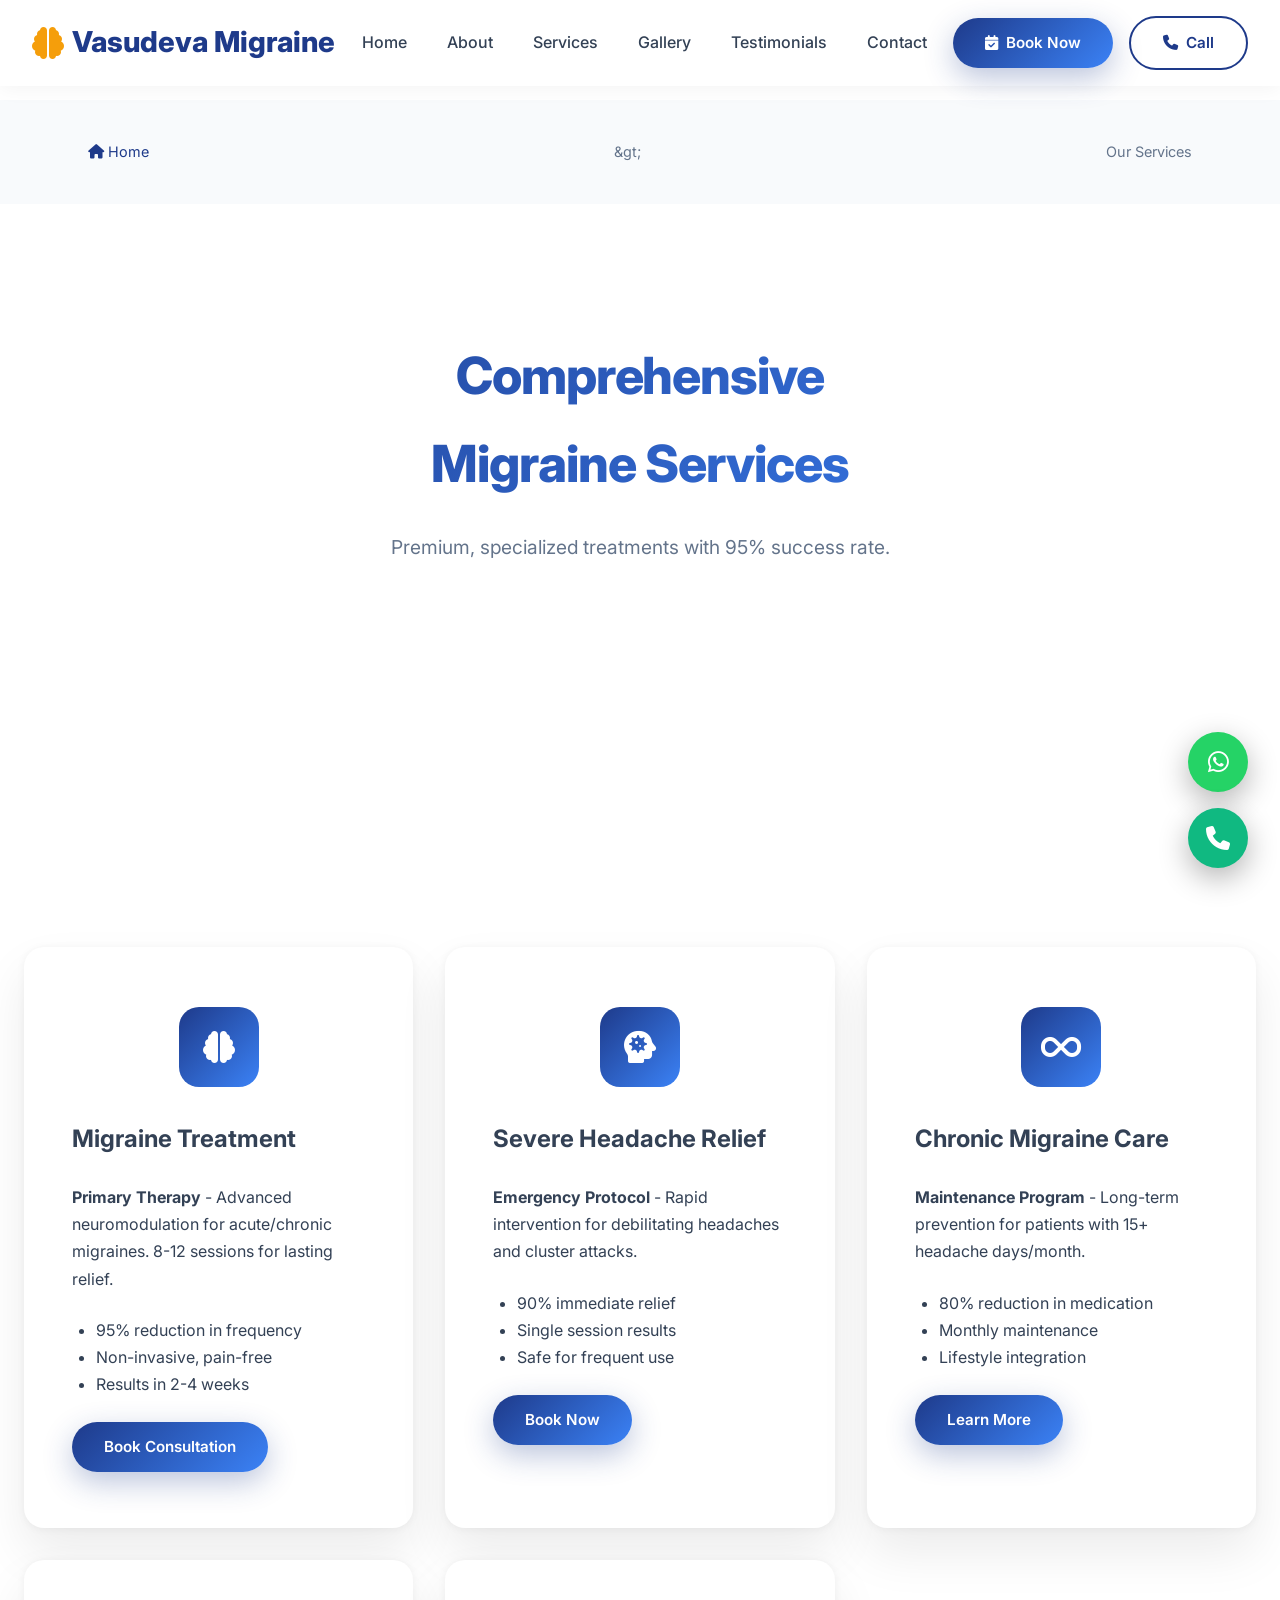
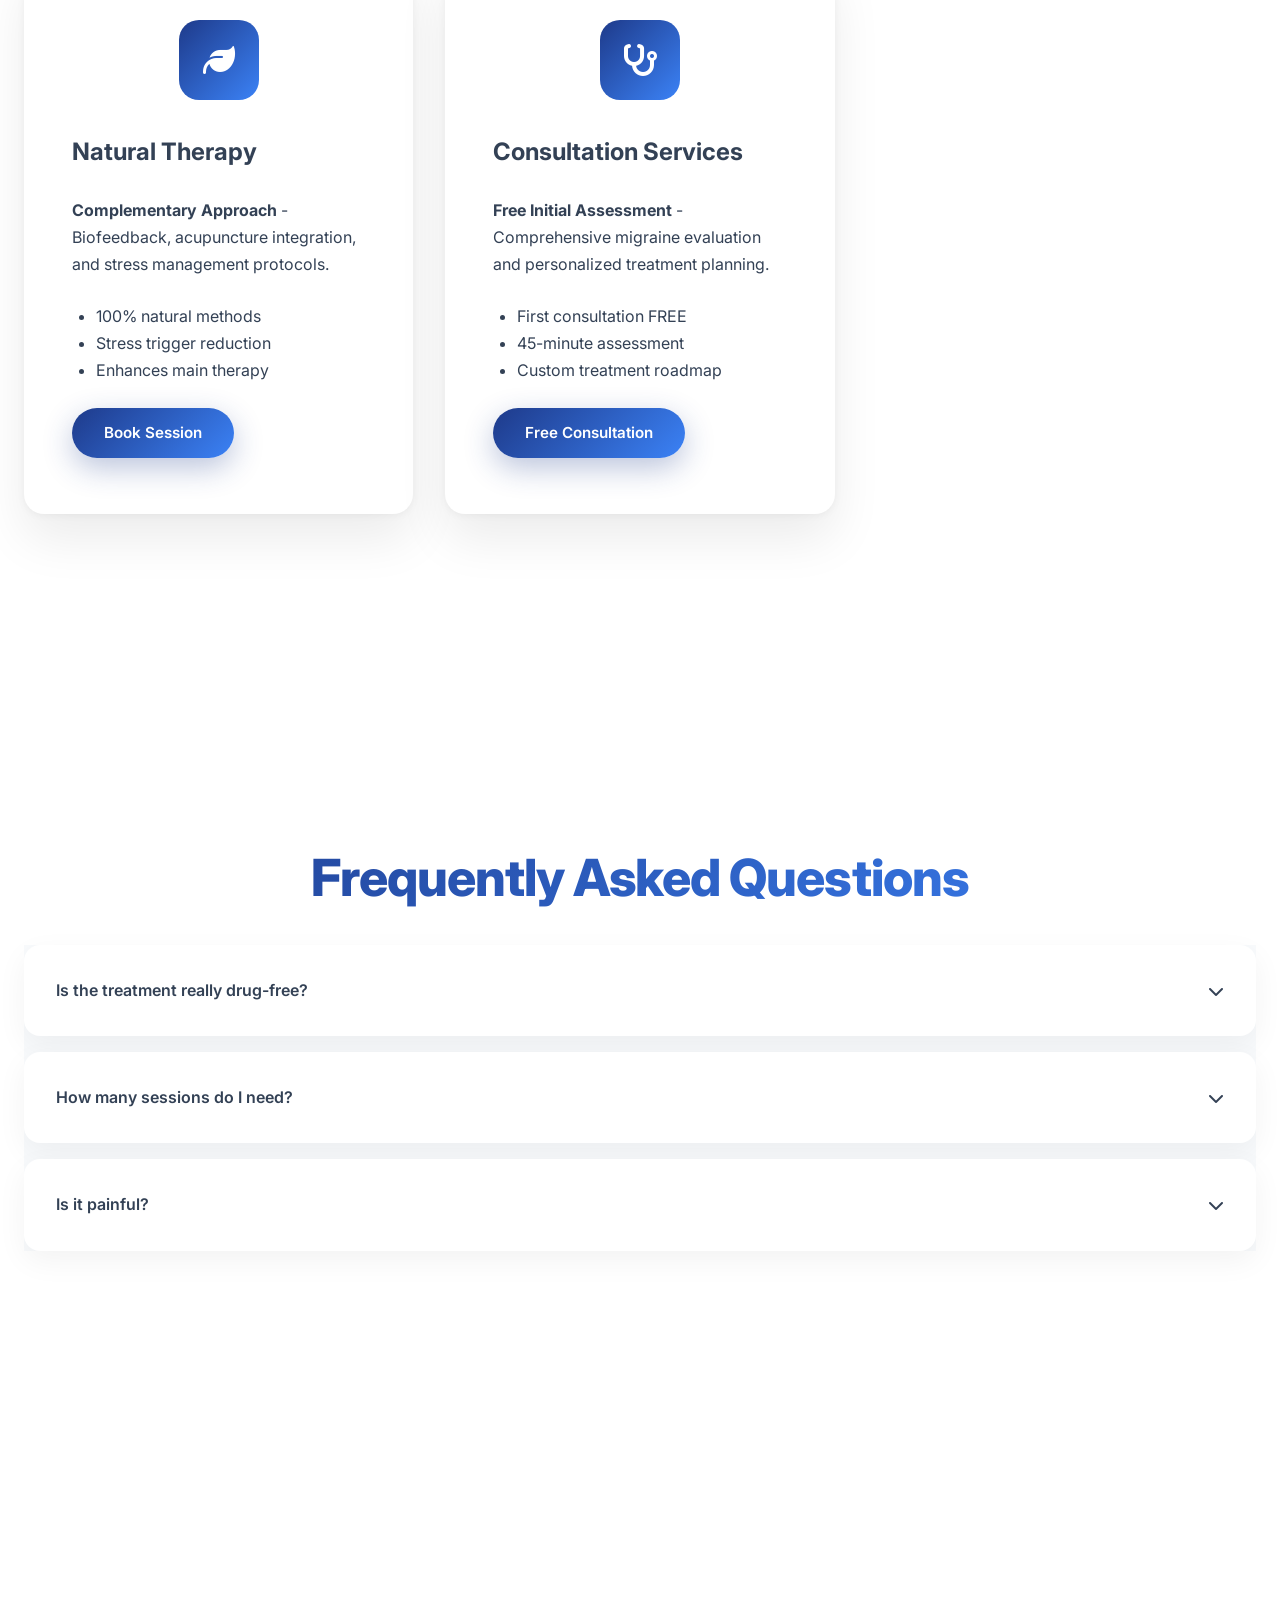
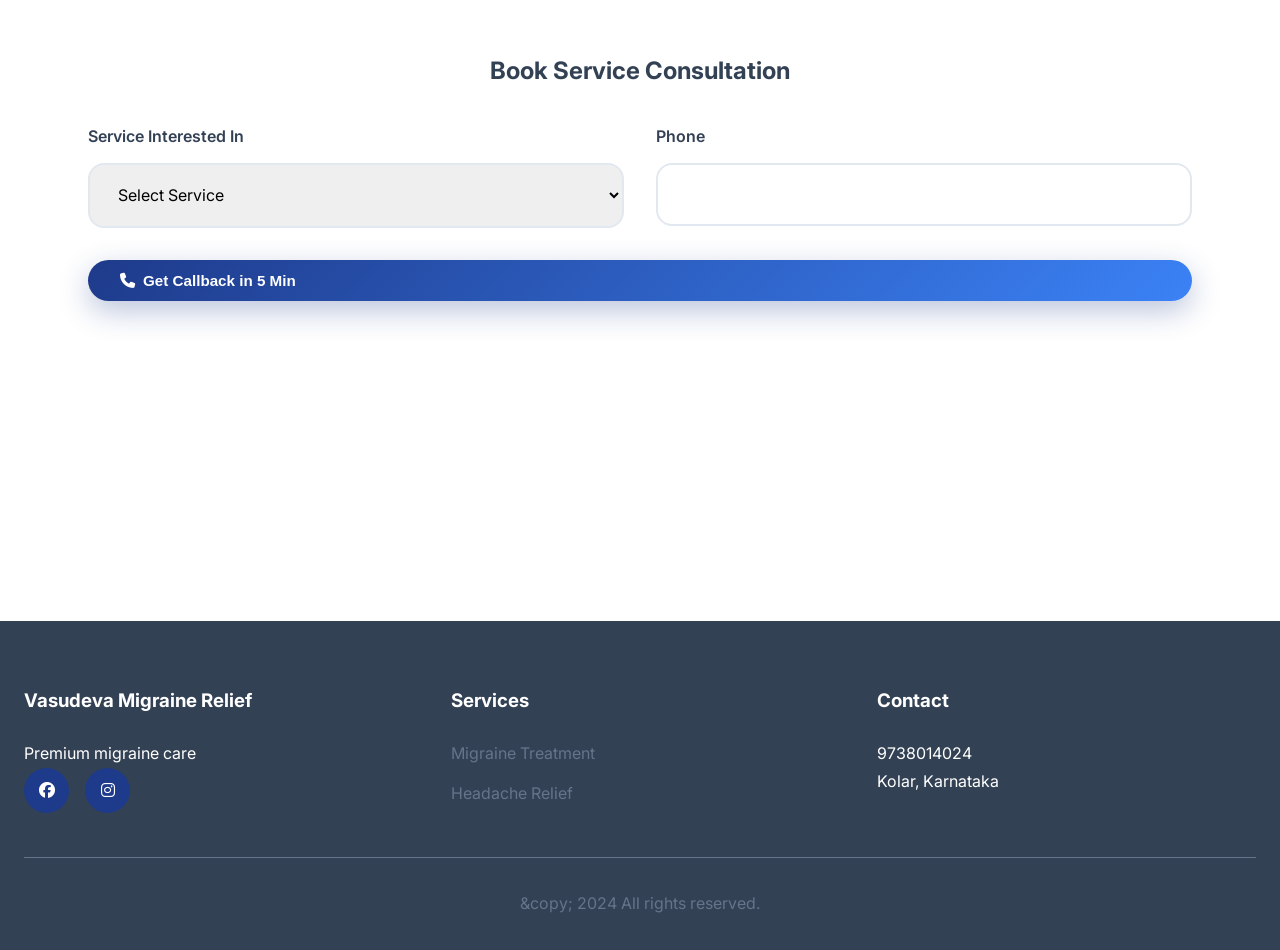
<file: services.html>
<!DOCTYPE html>
<html lang="en">
<head>
    <meta charset="UTF-8">
    <meta name="viewport" content="width=device-width, initial-scale=1.0">
    <title>Best Migraine Treatment Services in Kolar | Vasudeva Relief Center</title>
    <meta name="description" content="Migraine treatment, severe headache relief, chronic migraine care, natural therapy &amp; consultations at Vasudeva Migraine Relief Center. 95% success rate.">
    <link href="https://fonts.googleapis.com/css2?family=Inter:wght@300;400;500;600;700;800&amp;display=swap" rel="stylesheet">
    <link href="https://cdnjs.cloudflare.com/ajax/libs/font-awesome/6.4.0/css/all.min.css" rel="stylesheet">
    <link href="https://cdn.jsdelivr.net/npm/aos@2.3.4/dist/aos.css" rel="stylesheet">
    <link rel="stylesheet" href="css/style.css">
    
</head>
<body>
    <div id="progress"></div>
    <div class="loader"><div class="loader-content"><div class="loader-icon"></div><div style="color: var(--primary-blue); font-weight: 600;">Loading...</div></div></div>

    <header>
        <nav>
            <a href="index.html" class="logo"><i class="fas fa-brain"></i> Vasudeva Migraine</a>
            <ul class="nav-links">
                <li><a href="index.html">Home</a></li>
                <li><a href="about.html">About</a></li>
                <li><a href="services.html" class="active">Services</a></li>
                <li><a href="gallery.html">Gallery</a></li>
                <li><a href="testimonials.html">Testimonials</a></li>
                <li><a href="contact.html">Contact</a></li>
            </ul>
            <div class="header-actions">
                <a href="#book" class="btn btn-primary"><i class="fas fa-calendar-check"></i> Book Now</a>
                <a href="tel:+919738014024" class="btn btn-outline"><i class="fas fa-phone"></i> Call</a>
                <div class="mobile-menu"><i class="fas fa-bars"></i></div>
            </div>
        </nav>
    </header>

    <div class="breadcrumb">
        <div class="container">
            <nav class="breadcrumb-nav">
                <a href="index.html"><i class="fas fa-home"></i> Home</a>
                <span>&amp;gt;</span>
                <span>Our Services</span>
            </nav>
        </div>
    </div>

    <section class="section" style="padding-top: 8rem;">
        <div class="container">
            <h1 class="section-title" data-aos="fade-up">Comprehensive <br><span style="color: var(--accent-gold);">Migraine Services</span></h1>
            <p class="section-subtitle" data-aos="fade-up">Premium, specialized treatments with 95% success rate.</p>
        </div>
    </section>

    <section class="section">
        <div class="container">
            <div class="services-grid">
                <div class="service-card" data-aos="fade-up">
                    <div class="service-icon"><i class="fas fa-brain"></i></div>
                    <h3>Migraine Treatment</h3>
                    <p><strong>Primary Therapy</strong> - Advanced neuromodulation for acute/chronic migraines. 8-12 sessions for lasting relief.</p>
                    <ul style="margin: 1.5rem 0; padding-left: 1.5rem;">
                        <li>95% reduction in frequency</li>
                        <li>Non-invasive, pain-free</li>
                        <li>Results in 2-4 weeks</li>
                    </ul>
                    <a href="#book" class="btn btn-primary">Book Consultation</a>
                </div>
                <div class="service-card" data-aos="fade-up" data-aos-delay="100">
                    <div class="service-icon"><i class="fas fa-head-side-virus"></i></div>
                    <h3>Severe Headache Relief</h3>
                    <p><strong>Emergency Protocol</strong> - Rapid intervention for debilitating headaches and cluster attacks.</p>
                    <ul style="margin: 1.5rem 0; padding-left: 1.5rem;">
                        <li>90% immediate relief</li>
                        <li>Single session results</li>
                        <li>Safe for frequent use</li>
                    </ul>
                    <a href="#book" class="btn btn-primary">Book Now</a>
                </div>
                <div class="service-card" data-aos="fade-up" data-aos-delay="200">
                    <div class="service-icon"><i class="fas fa-infinity"></i></div>
                    <h3>Chronic Migraine Care</h3>
                    <p><strong>Maintenance Program</strong> - Long-term prevention for patients with 15+ headache days/month.</p>
                    <ul style="margin: 1.5rem 0; padding-left: 1.5rem;">
                        <li>80% reduction in medication</li>
                        <li>Monthly maintenance</li>
                        <li>Lifestyle integration</li>
                    </ul>
                    <a href="#book" class="btn btn-primary">Learn More</a>
                </div>
                <div class="service-card" data-aos="fade-up" data-aos-delay="300">
                    <div class="service-icon"><i class="fas fa-leaf"></i></div>
                    <h3>Natural Therapy</h3>
                    <p><strong>Complementary Approach</strong> - Biofeedback, acupuncture integration, and stress management protocols.</p>
                    <ul style="margin: 1.5rem 0; padding-left: 1.5rem;">
                        <li>100% natural methods</li>
                        <li>Stress trigger reduction</li>
                        <li>Enhances main therapy</li>
                    </ul>
                    <a href="#book" class="btn btn-primary">Book Session</a>
                </div>
                <div class="service-card" data-aos="fade-up" data-aos-delay="400">
                    <div class="service-icon"><i class="fas fa-stethoscope"></i></div>
                    <h3>Consultation Services</h3>
                    <p><strong>Free Initial Assessment</strong> - Comprehensive migraine evaluation and personalized treatment planning.</p>
                    <ul style="margin: 1.5rem 0; padding-left: 1.5rem;">
                        <li>First consultation FREE</li>
                        <li>45-minute assessment</li>
                        <li>Custom treatment roadmap</li>
                    </ul>
                    <a href="#book" class="btn btn-primary">Free Consultation</a>
                </div>
            </div>
        </div>
    </section>

    <section class="section" id="faq">
        <div class="container">
            <h2 class="section-title" data-aos="fade-up">Frequently Asked Questions</h2>
            <div class="faq">
                <div class="faq-item">
                    <div class="faq-question">
                        <span>Is the treatment really drug-free?</span>
                        <i class="fas fa-chevron-down"></i>
                    </div>
                    <div class="faq-answer">
                        <p>Yes, 100% drug-free. We use advanced neuromodulation devices that target brain activity patterns without any medications or injections.</p>
                    </div>
                </div>
                <div class="faq-item">
                    <div class="faq-question">
                        <span>How many sessions do I need?</span>
                        <i class="fas fa-chevron-down"></i>
                    </div>
                    <div class="faq-answer">
                        <p>Typically 8-12 sessions over 4-6 weeks. Most patients see significant improvement after 4-6 sessions.</p>
                    </div>
                </div>
                <div class="faq-item">
                    <div class="faq-question">
                        <span>Is it painful?</span>
                        <i class="fas fa-chevron-down"></i>
                    </div>
                    <div class="faq-answer">
                        <p>No pain at all. Patients describe it as a gentle tingling sensation, completely comfortable and relaxing.</p>
                    </div>
                </div>
            </div>
        </div>
    </section>

    <section class="section" id="book">
        <div class="container">
            <form class="appointment-form">
                <h2 style="text-align: center; margin-bottom: 2rem;">Book Service Consultation</h2>
                <div class="form-row">
                    <div class="form-group">
                        <label>Service Interested In</label>
                        <select required>
                            <option value="">Select Service</option>
                            <option>Migraine Treatment</option>
                            <option>Severe Headache Relief</option>
                            <option>Chronic Migraine Care</option>
                        </select>
                    </div>
                    <div class="form-group">
                        <label>Phone</label>
                        <input type="tel" required>
                    </div>
                </div>
                <button type="submit" class="btn btn-primary" style="width: 100%;"><i class="fas fa-phone"></i> Get Callback in 5 Min</button>
            </form>
        </div>
    </section>

    <!-- Floating -->
    <div class="floating-buttons">
        <a href="https://wa.me/919738014024?text=I%27m%20interested%20in%20migraine%20treatment%20services" class="floating-btn btn-whatsapp" target="_blank"><i class="fab fa-whatsapp"></i></a>
        <a href="tel:+919738014024" class="floating-btn btn-call"><i class="fas fa-phone"></i></a>
    </div>

    <footer>
        <div class="container">
            <div class="footer-content">
                <div class="footer-section"><h3>Vasudeva Migraine Relief</h3><p>Premium migraine care</p><div class="social-links"><a href="#"><i class="fab fa-facebook"></i></a><a href="#"><i class="fab fa-instagram"></i></a></div></div>
                <div class="footer-section"><h3>Services</h3><a href="#">Migraine Treatment</a><a href="#">Headache Relief</a></div>
                <div class="footer-section"><h3>Contact</h3><p>9738014024</p><p>Kolar, Karnataka</p></div>
            </div>
            <div class="footer-bottom"><p>&amp;copy; 2024 All rights reserved.</p></div>
        </div>
    </footer>

    <script src="https://cdn.jsdelivr.net/npm/aos@2.3.4/dist/aos.js"></script>
    <script src="js/script.js"></script>
    <script>AOS.init();</script>
</body>
</html>
</file>
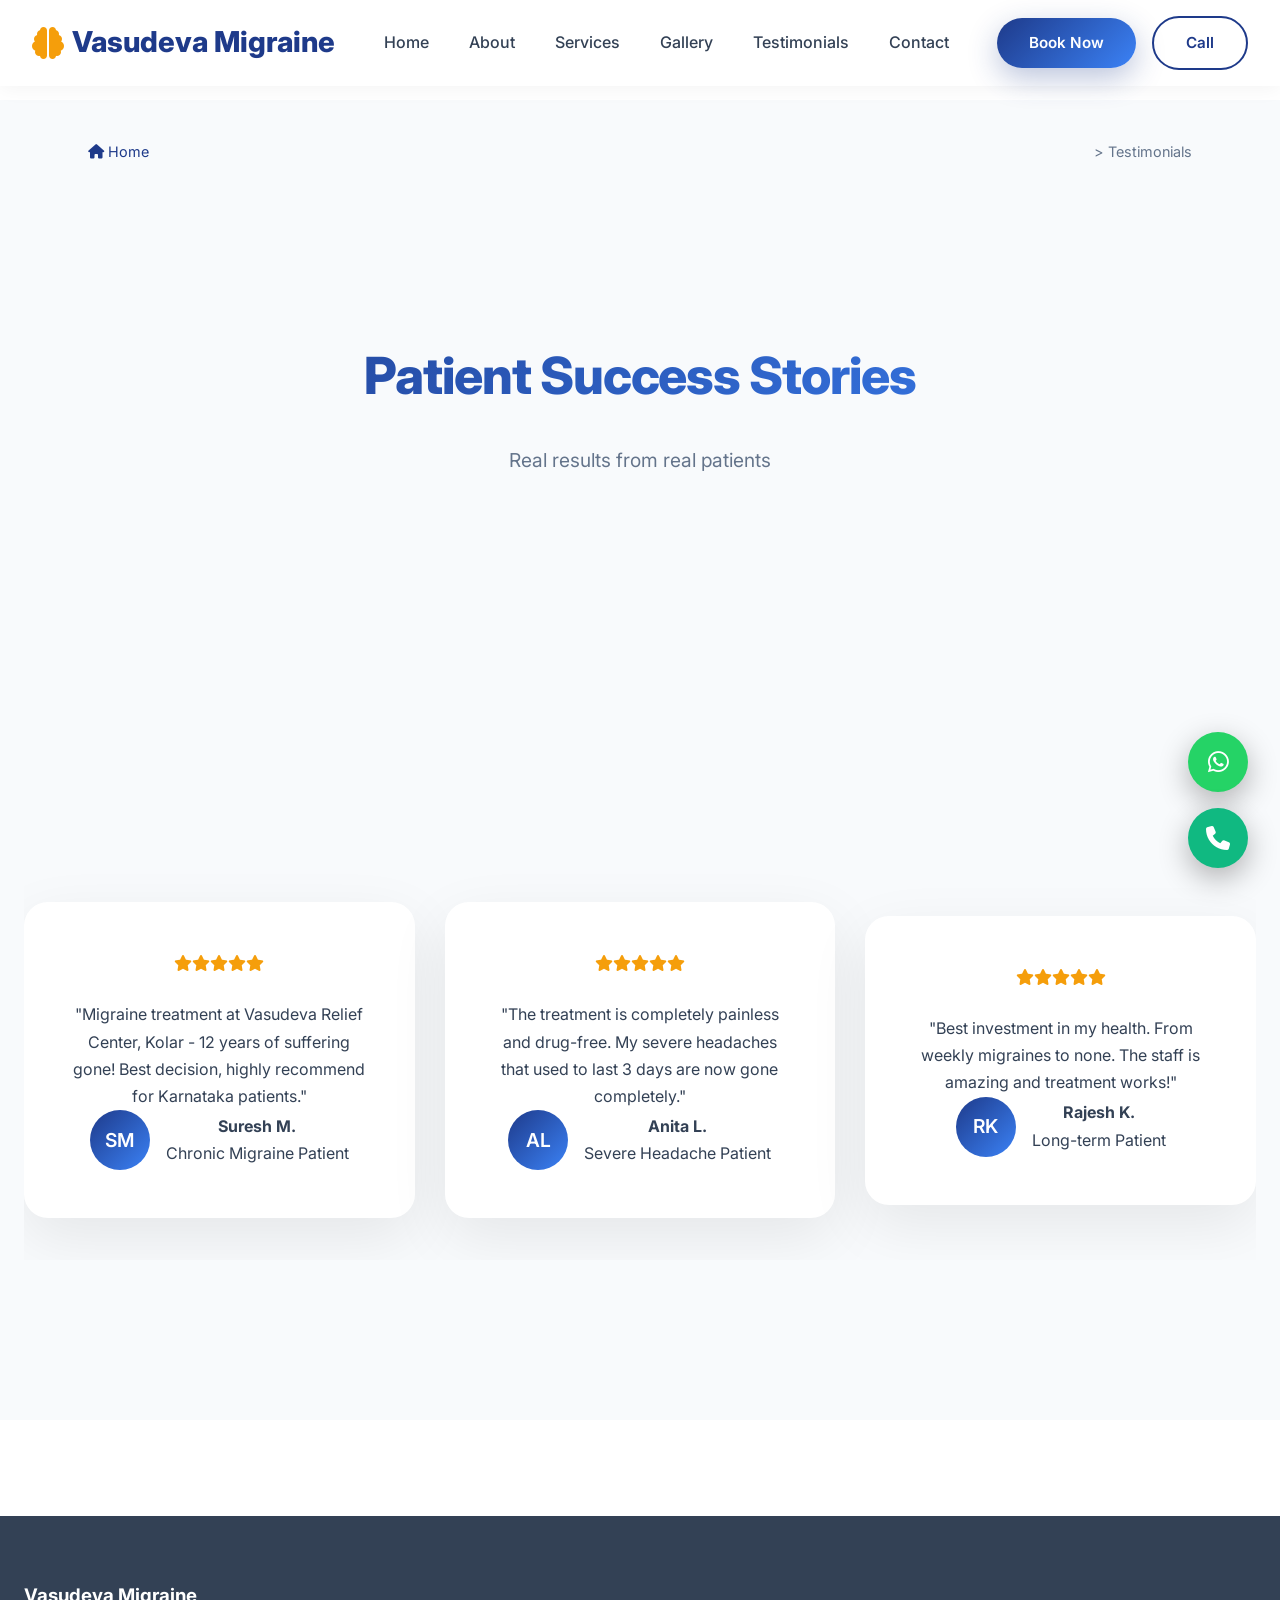
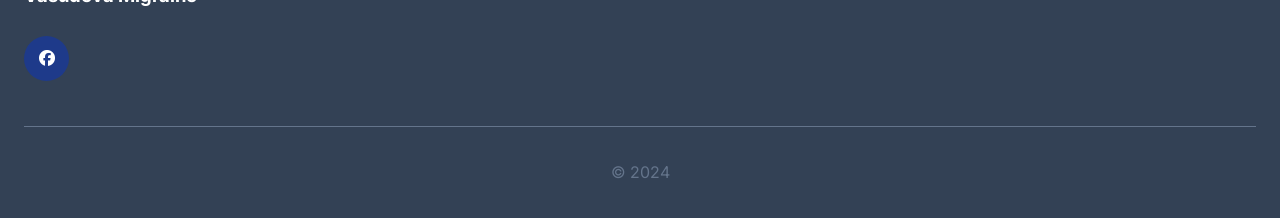
<file: testimonials.html>
<!DOCTYPE html>
<html lang="en">
<head>
    <meta charset="UTF-8">
    <meta name="viewport" content="width=device-width, initial-scale=1.0">
    <title>Testimonials - Vasudeva Migraine Relief Center | Patient Reviews</title>
    <meta name="description" content="Read real patient testimonials from Vasudeva Migraine Relief Center. 95% success rate, 5000+ happy patients.">
    <link href="https://fonts.googleapis.com/css2?family=Inter:wght@300;400;500;600;700;800&display=swap" rel="stylesheet">
    <link href="https://cdnjs.cloudflare.com/ajax/libs/font-awesome/6.4.0/css/all.min.css" rel="stylesheet">
    <link href="https://cdn.jsdelivr.net/npm/aos@2.3.4/dist/aos.css" rel="stylesheet">
    <link href="https://cdn.jsdelivr.net/npm/swiper@11/swiper-bundle.min.css" rel="stylesheet">
    <link rel="stylesheet" href="css/style.css">
    
</head>
<body>
    <div id="progress"></div>
    <div class="loader"><div class="loader-content"><div class="loader-icon"></div><div style="color: var(--primary-blue); font-weight: 600;">Loading...</div></div></div>

    <header>
        <nav>
            <a href="index.html" class="logo"><i class="fas fa-brain"></i> Vasudeva Migraine</a>
            <ul class="nav-links">
                <li><a href="index.html">Home</a></li>
                <li><a href="about.html">About</a></li>
                <li><a href="services.html">Services</a></li>
                <li><a href="gallery.html">Gallery</a></li>
                <li><a href="testimonials.html" class="active">Testimonials</a></li>
                <li><a href="contact.html">Contact</a></li>
            </ul>
            <div class="header-actions">
                <a href="#book" class="btn btn-primary">Book Now</a>
                <a href="tel:+919738014024" class="btn btn-outline">Call</a>
                <div class="mobile-menu"><i class="fas fa-bars"></i></div>
            </div>
        </nav>
    </header>

    <div class="breadcrumb">
        <div class="container">
            <nav class="breadcrumb-nav">
                <a href="index.html"><i class="fas fa-home"></i> Home</a> > Testimonials
            </nav>
        </div>
    </div>

    <section class="section testimonials" style="padding-top: 8rem;">
        <div class="container">
            <h1 class="section-title" data-aos="fade-up">Patient <span style="color: var(--accent-gold);">Success Stories</span></h1>
            <p class="section-subtitle" data-aos="fade-up">Real results from real patients</p>
        </div>
    </section>

    <section class="section testimonials">
        <div class="container">
            <div class="swiper testimonials-swiper">
                <div class="swiper-wrapper">
                    <div class="swiper-slide">
                        <div class="testimonial-card" style="max-width: 500px; margin: 0 auto;">
                            <div class="stars"><i class="fas fa-star"></i><i class="fas fa-star"></i><i class="fas fa-star"></i><i class="fas fa-star"></i><i class="fas fa-star"></i></div>
"Migraine treatment at Vasudeva Relief Center, Kolar - 12 years of suffering gone! Best decision, highly recommend for Karnataka patients."
                            <div class="testimonial-author">
                                <div class="author-avatar">SM</div>
                                <div>
                                    <strong>Suresh M.</strong>
                                    <p>Chronic Migraine Patient</p>
                                </div>
                            </div>
                        </div>
                    </div>
                    <div class="swiper-slide">
                        <div class="testimonial-card" style="max-width: 500px; margin: 0 auto;">
                            <div class="stars"><i class="fas fa-star"></i><i class="fas fa-star"></i><i class="fas fa-star"></i><i class="fas fa-star"></i><i class="fas fa-star"></i></div>
                            <p>"The treatment is completely painless and drug-free. My severe headaches that used to last 3 days are now gone completely."</p>
                            <div class="testimonial-author">
                                <div class="author-avatar">AL</div>
                                <div>
                                    <strong>Anita L.</strong>
                                    <p>Severe Headache Patient</p>
                                </div>
                            </div>
                        </div>
                    </div>
                    <!-- More slides -->
                    <div class="swiper-slide">
                        <div class="testimonial-card" style="max-width: 500px; margin: 0 auto;">
                            <div class="stars"><i class="fas fa-star"></i><i class="fas fa-star"></i><i class="fas fa-star"></i><i class="fas fa-star"></i><i class="fas fa-star"></i></div>
                            <p>"Best investment in my health. From weekly migraines to none. The staff is amazing and treatment works!"</p>
                            <div class="testimonial-author">
                                <div class="author-avatar">RK</div>
                                <div>
                                    <strong>Rajesh K.</strong>
                                    <p>Long-term Patient</p>
                                </div>
                            </div>
                        </div>
                    </div>
                </div>
                <div class="swiper-pagination"></div>
                <div class="swiper-button-prev"></div>
                <div class="swiper-button-next"></div>
            </div>
        </div>
    </section>

    <div class="floating-buttons">
        <a href="https://wa.me/919738014024" class="floating-btn btn-whatsapp"><i class="fab fa-whatsapp"></i></a>
        <a href="tel:+919738014024" class="floating-btn btn-call"><i class="fas fa-phone"></i></a>
    </div>

    <footer>
        <div class="container">
            <div class="footer-content">
                <div class="footer-section"><h3>Vasudeva Migraine</h3><div class="social-links"><a href="#"><i class="fab fa-facebook"></i></a></div></div>
            </div>
            <div class="footer-bottom"><p>&copy; 2024</p></div>
        </div>
    </footer>

    <script src="https://cdn.jsdelivr.net/npm/aos@2.3.4/dist/aos.js"></script>
    <script src="https://cdn.jsdelivr.net/npm/swiper@11/swiper-bundle.min.js"></script>
    <script src="js/script.js"></script>
    <script>
        AOS.init();
        const swiper = new Swiper('.testimonials-swiper', {
            slidesPerView: 1,
            spaceBetween: 30,
            loop: true,
            pagination: { el: '.swiper-pagination', clickable: true },
            navigation: { nextEl: '.swiper-button-next', prevEl: '.swiper-button-prev' },
            breakpoints: {
                640: { slidesPerView: 1 },
                768: { slidesPerView: 2 },
                1024: { slidesPerView: 3 }
            }
        });
    </script>
</body>
</html>
</file>
<file: css/style.css>
/* This forces all hidden animated elements to show up immediately */
[data-aos] {
    opacity: 1 !important;
    transform: none !important;
    visibility: visible !important;
}

/* This hides the loader if it's stuck */
.loader {
    display: none !important;
}
:root {
    --primary-blue: #1e3a8a;
    --secondary-blue: #3b82f6;
    --accent-gold: #f59e0b;
    --white: #ffffff;
    --light-gray: #f8fafc;
    --gray: #64748b;
    --dark-gray: #334155;
    --success-green: #10b981;
}

* {
    margin: 0;
    padding: 0;
    box-sizing: border-box;
}

body {
    font-family: 'Inter', sans-serif;
    line-height: 1.7;
    color: var(--dark-gray);
    overflow-x: hidden;
}

.container {
    max-width: 1400px;
    margin: 0 auto;
    padding-left: 1.5rem;
    padding-right: 1.5rem;
}

@media (min-width: 1400px) {
    .container {
        padding-left: 2rem;
        padding-right: 2rem;
    }
}

/* Loading Animation */
.loader {
    position: fixed;
    top: 0;
    left: 0;
    width: 100%;
    height: 100%;
    background: var(--white);
    display: flex;
    align-items: center;
    justify-content: center;
    z-index: 9999;
    transition: opacity 0.5s ease;
}

.loader.hidden {
    opacity: 0;
    pointer-events: none;
}

.loader-content {
    text-align: center;
}

.loader-icon {
    width: 60px;
    height: 60px;
    border: 4px solid var(--light-gray);
    border-top: 4px solid var(--primary-blue);
    border-radius: 50%;
    animation: spin 1s linear infinite;
    margin: 0 auto 1rem;
}

@keyframes spin {
    0% { transform: rotate(0deg); }
    100% { transform: rotate(360deg); }
}

/* Scroll Progress */
#progress {
    position: fixed;
    top: 0;
    left: 0;
    width: 0%;
    height: 4px;
    background: linear-gradient(90deg, var(--primary-blue), var(--secondary-blue));
    z-index: 10000;
    transition: width 0.3s ease;
}

/* Header */
header {
    position: fixed;
    top: 0;
    width: 100%;
    background: rgba(255, 255, 255, 0.95);
    backdrop-filter: blur(20px);
    z-index: 1000;
    transition: all 0.3s ease;
    box-shadow: 0 2px 20px rgba(0,0,0,0.05);
}

nav {
    max-width: 1400px;
    margin: 0 auto;
    padding: 1rem 2rem;
    display: flex;
    justify-content: space-between;
    align-items: center;
}

.logo {
    font-size: 1.8rem;
    font-weight: 800;
    color: var(--primary-blue);
    text-decoration: none;
    display: flex;
    align-items: center;
    gap: 0.5rem;
}

.logo i {
    color: var(--accent-gold);
    font-size: 2rem;
}

.nav-links {
    display: flex;
    list-style: none;
    gap: 2.5rem;
    align-items: center;
}

.nav-links a {
    text-decoration: none;
    color: var(--dark-gray);
    font-weight: 500;
    transition: color 0.3s ease;
    position: relative;
}

.nav-links a:hover {
    color: var(--primary-blue);
}

.nav-links a::after {
    content: '';
    position: absolute;
    bottom: -5px;
    left: 0;
    width: 0;
    height: 2px;
    background: var(--primary-blue);
    transition: width 0.3s ease;
}

.nav-links a:hover::after {
    width: 100%;
}

.header-actions {
    display: flex;
    gap: 1rem;
    align-items: center;
}

@media (max-width:768px){

.header-actions .btn{
display:none;
}

}

.btn {
    padding: 0.75rem 2rem;
    border: none;
    border-radius: 50px;
    font-weight: 600;
    text-decoration: none;
    display: inline-flex;
    align-items: center;
    gap: 0.5rem;
    transition: all 0.3s ease;
    cursor: pointer;
    font-size: 0.95rem;
}

.btn-primary {
    background: linear-gradient(135deg, var(--primary-blue), var(--secondary-blue));
    color: white;
    box-shadow: 0 10px 30px rgba(30,58,138,0.3);
}

.btn-primary {
    position: relative;
    overflow: hidden;
}

.btn-primary::before {
    content: '';
    position: absolute;
    top: 0;
    left: -100%;
    width: 100%;
    height: 100%;
    background: linear-gradient(90deg, transparent, rgba(255,255,255,0.3), transparent);
    transition: left 0.6s;
}

.btn-primary:hover::before {
    left: 100%;
}

.btn-primary:hover {
    transform: translateY(-3px) scale(1.05);
    box-shadow: 0 20px 50px rgba(30,58,138,0.5);
}

.btn-outline {
    background: transparent;
    color: var(--primary-blue);
    border: 2px solid var(--primary-blue);
}

.btn-outline:hover {
    background: var(--primary-blue);
    color: white;
}

.btn-whatsapp {
    background: #25D366;
    color: white;
    box-shadow: 0 10px 30px rgba(37,211,102,0.4);
}

.btn-call {
    background: var(--success-green);
    color: white;
    box-shadow: 0 10px 30px rgba(16,185,129,0.4);
}

.mobile-menu {
    display: none;
    font-size: 1.5rem;
    color: var(--dark-gray);
    cursor: pointer;
}

/* Breadcrumb */
.breadcrumb {
    background: var(--light-gray);
    padding: 1.5rem 2rem;
    margin-top: 100px;
}

.breadcrumb-nav {
    display: flex;
    gap: 0.5rem;
    font-size: 0.9rem;
    color: var(--gray);
}

.breadcrumb-nav a {
    color: var(--primary-blue);
    text-decoration: none;
}

.breadcrumb-nav a:hover {
    text-decoration: underline;
}

/* Hero Section (Home only) */
.hero {
    min-height: 100vh;
    background: linear-gradient(135deg, rgba(30,58,138,0.95) 0%, rgba(59,130,246,0.9) 100%);
    display: flex;
    align-items: center;
    position: relative;
    overflow: hidden;
    color: white;
    padding-top: 120px;
    padding-bottom: 120px;
}

.hero::before {
    content: '';
    position: absolute;
    top: 0;
    left: 0;
    right: 0;
    bottom: 0;
    background-image: radial-gradient(circle at 20% 80%, rgba(255,255,255,0.1) 0%, transparent 50%), 
                      radial-gradient(circle at 80% 20%, rgba(255,255,255,0.1) 0%, transparent 50%);
    animation: float 20s ease-in-out infinite;
}

@keyframes float {
    0%, 100% { transform: translateY(0); }
    50% { transform: translateY(-20px); }
}

.hero-content {
    max-width: 1400px;
    margin: 0 auto;
    padding: 0 2rem;
    display: grid;
    grid-template-columns: 1fr 1fr;
    gap: 4rem;
    align-items: center;
    position: relative;
    z-index: 2;
}

.hero-text h1 {
    font-size: clamp(3.2rem, 7vw, 5.5rem);

@media (max-width:768px){

.hero-text h1{
font-size:2.2rem;
}

.hero-text .tagline{
font-size:1rem;
}

}

    font-weight: 800;
    line-height: 1.1;
    margin-bottom: 2rem;
    background: linear-gradient(135deg, white, rgba(255,255,255,0.8));
    -webkit-background-clip: text;
    -webkit-text-fill-color: transparent;
    background-clip: text;
}

.hero-text .tagline {
    font-size: 1.3rem;
    margin-bottom: 3rem;
    opacity: 0.95;
    font-weight: 400;
}

.hero-stats {
    display: grid;
    grid-template-columns: repeat(3, 1fr);
    gap: 2rem;
    margin-bottom: 3rem;
}

.stat-item {
    text-align: center;
    padding: 1.5rem;
    background: rgba(255,255,255,0.1);
    backdrop-filter: blur(10px);
    border-radius: 20px;
    border: 1px solid rgba(255,255,255,0.2);
}

.stat-number {
    font-size: 2.5rem;
    font-weight: 800;
    color: var(--accent-gold);
    display: block;
}

.hero-cta {
    display: flex;
    gap: 1.5rem;
    flex-wrap: wrap;
}

.hero-image {
    position: relative;
}

.hero-image img {
    width: 100%;
    height: 550px;
    object-fit: cover;
    border-radius: 30px;
    box-shadow: 0 50px 100px rgba(0,0,0,0.3);
    transform: translateX(30px);
}

.hero-info-card {
    position: absolute;
    bottom: 2rem;
    left: 2rem;
    right: 2rem;
    background: rgba(255,255,255,0.95);
    backdrop-filter: blur(20px);
    padding: 1.5rem 2rem;
    border-radius: 20px;
    display: grid;
    grid-template-columns: repeat(auto-fit, minmax(150px, 1fr));
    gap: 1rem;
    text-align: center;
}

.hero-info-card div {
    font-weight: 600;
    color: var(--dark-gray);
    font-size: 0.95rem;
}

@media (max-width: 768px) {
    .hero-info-card {
        grid-template-columns: 1fr;
        left: 1rem;
        right: 1rem;
        bottom: 1rem;
    }
}

/* Sections */
.section {
padding: 10rem 0;
}
@media (max-width: 768px) {
    .section {
        padding: 6rem 0;
    }
}


@media (max-width: 768px) {
    .section {
        padding: 4rem 0;
    }
}

.section-title {
    font-size: clamp(2.25rem, 4vw, 3.5rem);
    font-weight: 800;
    text-align: center;
    margin-bottom: 1.5rem;
    background: linear-gradient(135deg, var(--primary-blue), var(--secondary-blue));
    -webkit-background-clip: text;
    -webkit-text-fill-color: transparent;
    background-clip: text;
    letter-spacing: -0.02em;
}

.section-subtitle {
    font-size: clamp(1rem, 2.5vw, 1.25rem);
    max-width: 700px;
    margin: 0 auto 4.5rem;
}

.section-subtitle {
    font-size: 1.2rem;
    text-align: center;
    color: var(--gray);
    max-width: 600px;
    margin: 0 auto 4rem;
    font-weight: 400;
}

/* Services Cards */
.services-grid {
    display: grid;
    grid-template-columns: repeat(auto-fit, minmax(350px, 1fr));
    gap: 2rem;
}

.service-card {
    background: var(--white);
    padding: 3.5rem 3rem;
    border-radius: 20px;
    box-shadow: 0 25px 50px rgba(0,0,0,0.08), 0 1px 8px rgba(0,0,0,0.05);

    transition: all 0.4s cubic-bezier(0.4, 0, 0.2, 1);
    border-top: 4px solid transparent;
    position: relative;
    overflow: hidden;
}

.service-card::before {
    content: '';
    position: absolute;
    top: 0;
    left: 0;
    right: 0;
    height: 4px;
    background: linear-gradient(90deg, var(--primary-blue), var(--secondary-blue));
    transform: scaleX(0);
    transition: transform 0.4s ease;
}

.service-card:hover {
    transform: translateY(-8px) scale(1.02);
    box-shadow: 0 50px 100px rgba(0,0,0,0.15), 0 10px 30px rgba(0,0,0,0.1);
    border: 1px solid rgba(59,130,246,0.2);
}

.service-card:hover::before {
    transform: scaleX(1);
}

.service-icon {
    width: 80px;
    height: 80px;
    background: linear-gradient(135deg, var(--primary-blue), var(--secondary-blue));
    border-radius: 20px;
    display: flex;
    align-items: center;
    justify-content: center;
    margin: 0 auto 2rem;
    font-size: 2rem;
    color: white;
}

.service-card h3 {
    font-size: 1.5rem;
    font-weight: 700;
    margin-bottom: 1.5rem;
    color: var(--dark-gray);
}

/* Why Choose */
.why-choose-grid {
    display: grid;
    grid-template-columns: repeat(auto-fit, minmax(280px, 1fr));
    gap: 2rem;
}

.why-item {
    display: flex;
    align-items: flex-start;
    gap: 1.5rem;
}

.why-number {
    width: 60px;
    height: 60px;
    background: linear-gradient(135deg, var(--primary-blue), var(--secondary-blue));
    border-radius: 16px;
    display: flex;
    align-items: center;
    justify-content: center;
    color: white;
    font-weight: 700;
    font-size: 1.3rem;
    flex-shrink: 0;
}

/* Testimonials */
.testimonials {
    background: var(--light-gray);
}

.testimonial-grid {
    display: grid;
    grid-template-columns: repeat(auto-fit, minmax(350px, 1fr));
    gap: 2rem;
}

.testimonial-card {
    background: var(--white);
    padding: 3rem;
    border-radius: 24px;
    box-shadow: 0 20px 60px rgba(0,0,0,0.08);
    position: relative;
    text-align: center;
}

.stars {
    color: var(--accent-gold);
    margin-bottom: 1.5rem;
}

.testimonial-text {
    font-size: 1.1rem;
    font-style: italic;
    margin-bottom: 2rem;
    color: var(--dark-gray);
    line-height: 1.8;
}

.testimonial-author {
    display: flex;
    align-items: center;
    justify-content: center;
    gap: 1rem;
}

.author-avatar {
    width: 60px;
    height: 60px;
    border-radius: 50%;
    background: linear-gradient(135deg, var(--primary-blue), var(--secondary-blue));
    display: flex;
    align-items: center;
    justify-content: center;
    color: white;
    font-weight: 600;
    font-size: 1.2rem;
}

/* Stats Counter */
.stats-grid {
    display: grid;
    grid-template-columns: repeat(3, 1fr);
    gap: 2rem;
    text-align: center;
}

.stat-box .stat-number {
    font-size: 3.5rem;
    font-weight: 800;
    color: var(--primary-blue);
    margin-bottom: 0.5rem;
}

.stat-box .stat-label {
    font-size: 1.1rem;
    color: var(--gray);
    font-weight: 500;
}

/* FAQ */
.faq {
    background: var(--light-gray);
}

.faq-item {
    background: var(--white);
    margin-bottom: 1rem;
    border-radius: 16px;
    overflow: hidden;
    box-shadow: 0 10px 30px rgba(0,0,0,0.05);
}

.faq-question {
    padding: 2rem;
    cursor: pointer;
    display: flex;
    justify-content: space-between;
    align-items: center;
    font-weight: 600;
    color: var(--dark-gray);
    transition: background 0.3s ease;
}

.faq-question:hover {
    background: var(--light-gray);
}

.faq-question i {
    transition: transform 0.3s ease;
}

.faq-answer {
    max-height: 0;
    overflow: hidden;
    padding: 0 2rem;
    background: var(--light-gray);
    transition: all 0.4s ease;
}

.faq-answer.active {
    max-height: 200px;
    padding: 2rem;
}

/* Gallery */
.gallery-grid {
    display: grid;
    grid-template-columns: repeat(auto-fit, minmax(300px, 1fr));
    gap: 1.5rem;
}

.gallery-item {
    position: relative;
    border-radius: 20px;
    overflow: hidden;
    box-shadow: 0 20px 60px rgba(0,0,0,0.1);
    transition: all 0.4s ease;
    cursor: pointer;
}

.gallery-item:hover {
    transform: translateY(-10px) scale(1.02);
    box-shadow: 0 40px 80px rgba(0,0,0,0.2);
}

.gallery-item img {
    width: 100%;
    height: 250px;
    object-fit: cover;
    transition: transform 0.4s ease;
}

.gallery-item:hover img {
    transform: scale(1.1);
}

/* Forms */
.appointment-form, .contact-form {
    background: var(--white);
    padding: 4rem;
    @media (max-width:768px){
    .appointment-form{
    padding:2rem;
    border-radius: 24px;
    box-shadow: 0 30px 80px rgba(0,0,0,0.1);
    max-width: 800px;
    margin: 0 auto;
}
}
}

.form-group {
    margin-bottom: 2rem;
}

.form-group label {
    display: block;
    margin-bottom: 0.8rem;
    font-weight: 600;
    color: var(--dark-gray);
}

.form-group input,
.form-group select,
.form-group textarea {
    width: 100%;
    padding: 1.2rem 1.5rem;
    border: 2px solid #e2e8f0;
    border-radius: 16px;
    font-family: inherit;
    font-size: 1rem;
    transition: all 0.3s ease;
}

.form-group input:focus,
.form-group select:focus,
.form-group textarea:focus {
    outline: none;
    border-color: var(--primary-blue);
    box-shadow: 0 0 0 4px rgba(30,58,138,0.1);
}

.form-row {
    display: grid;
    grid-template-columns: 1fr 1fr;
    gap: 2rem;
}

#map {
    height: 500px;
    border-radius: 24px;
    box-shadow: 0 30px 80px rgba(0,0,0,0.1);
    border: none;
    width: 100%;
}

/* Contact Items */
.contact-item {
    display: flex;
    align-items: center;
    gap: 1rem;
    padding: 1.5rem;
    margin-bottom: 1.5rem;
    background: var(--light-gray);
    border-radius: 16px;
    transition: all 0.3s ease;
    cursor: pointer;
}

.contact-item:hover {
    background: var(--primary-blue);
    color: white;
    transform: translateX(10px);
}

.contact-item i {
    font-size: 1.5rem;
    width: 50px;
    height: 50px;
    background: rgba(255,255,255,0.2);
    border-radius: 12px;
    display: flex;
    align-items: center;
    justify-content: center;
    color: var(--primary-blue);
    flex-shrink: 0;
}

.contact-item:hover i {
    background: rgba(255,255,255,0.3);
    color: white;
}

/* Floating Buttons */
.floating-buttons {
    position: fixed;
    bottom: 2rem;
    right: 2rem;
    display: flex;
    flex-direction: column;
    gap: 1rem;
    z-index: 1001;
}

.floating-btn {
    width: 60px;
    height: 60px;
    border-radius: 50%;
    display: flex;
    align-items: center;
    justify-content: center;
    color: white;
    font-size: 1.5rem;
    box-shadow: 0 10px 30px rgba(0,0,0,0.3);
    transition: all 0.3s ease;
    text-decoration: none;
}

.floating-btn:hover {
    transform: translateY(-3px) scale(1.1);
    box-shadow: 0 15px 40px rgba(0,0,0,0.4);
}

/* Footer */
footer {
    background: var(--dark-gray);
    color: white;
    padding: 4rem 0 2rem;
    margin-top: 6rem;
}

.footer-content {
    display: grid;
    grid-template-columns: repeat(auto-fit, minmax(250px, 1fr));
    gap: 3rem;
    margin-bottom: 2rem;
}

.footer-section h3 {
    margin-bottom: 1.5rem;
    color: var(--white);
}

.footer-section a {
    color: var(--gray);
    text-decoration: none;
    display: block;
    margin-bottom: 0.8rem;
    transition: color 0.3s ease;
}

.footer-section a:hover {
    color: var(--secondary-blue);
}

.social-links {
    display: flex;
    gap: 1rem;
}

.social-links a {
    width: 45px;
    height: 45px;
    background: var(--primary-blue);
    border-radius: 50%;
    display: flex;
    align-items: center;
    justify-content: center;
    color: white;
    transition: all 0.3s ease;
}

.social-links a:hover {
    background: var(--secondary-blue);
    transform: translateY(-3px);
}

.footer-bottom {
    border-top: 1px solid var(--gray);
    padding-top: 2rem;
    text-align: center;
    color: var(--gray);
}

/* Responsive */
@media (max-width: 768px) {
    .mobile-menu {
        display: block;
    }

    .nav-links {
        display: none;
        position: absolute;
        top: 100%;
        left: 0;
        width: 100%;
        background: white;
        flex-direction: column;
        padding: 2rem;
        box-shadow: 0 10px 30px rgba(0,0,0,0.1);
    }

    .nav-links.active {
        display: flex;
    }

    .hero-content {
        grid-template-columns: 1fr;
        text-align: center;
        gap: 2rem;
    }

    .hero-image img {
        transform: none;
    }

    .form-row {
        grid-template-columns: 1fr;
    }

    .stats-grid {
        grid-template-columns: 1fr;
    }

    .floating-buttons {
        bottom: 1rem;
        right: 1rem;
        flex-direction: row;
    }
}

/* AOS overrides if needed */
[data-aos] {
    opacity: 0;
}

/* Swiper styles */
.swiper {
    width: 100%;
    height: 400px;
}

.swiper-slide {
    display: flex;
    align-items: center;
    justify-content: center;
}

/* Fancybox overrides */
.fancybox__container {
    z-index: 10000;
}

@media (max-width: 768px) {
    .logo {
        font-size: 1.2rem; /* Smaller logo for mobile */
    }
    .header-actions .btn {
        display: none; /* Hide 'Call' and 'Consultation' buttons in header */
    }
    .mobile-menu {
        display: block; /* Show the hamburger icon */
    }
}
@media (max-width: 768px) {
    .hero-content {
        grid-template-columns: 1fr; /* 1 column instead of 2 */
        text-align: center;
        padding-top: 40px;
    }
    .hero-text h1 {
        font-size: 2.2rem; /* Smaller heading for mobile */
    }
    .hero-image img {
        height: 300px; /* Responsive height */
        transform: none; /* Remove desktop tilt */
    }
    .hero-cta {
        flex-direction: column;
        gap: 1rem;
    }
    .hero-cta .btn {
        width: 100%; /* Full width buttons */
    }
}
@media (max-width: 768px) {
    .hero-stats {
        grid-template-columns: 1fr; /* Stack cards */
        gap: 1rem;
    }
    .stat-number {
        font-size: 1.8rem; /* Smaller numbers */
    }
}
@media (max-width: 768px) {
    .hero-content {
        grid-template-columns: 1fr !important; /* Forces 1 column */
        text-align: center !important; /* Centers all text */
        padding: 80px 1rem 40px !important; /* Adds space so header doesn't cover text */
        display: flex !important;
        flex-direction: column !important;
        align-items: center !important;
    }

    .hero-text h1 {
        font-size: 2rem !important; /* Smaller text for mobile */
        line-height: 1.2 !important;
    }

    .hero-image img {
        height: auto !important;
        max-width: 100% !important;
        transform: none !important; /* Removes the side tilt */
        margin-top: 2rem;
    }
}
@media (max-width: 480px) {
    .logo {
        font-size: 1.1rem !important; /* Scales down logo for very small phones */
    }
    
    header nav {
        padding: 0.8rem 1rem !important;
    }
}
</file>
